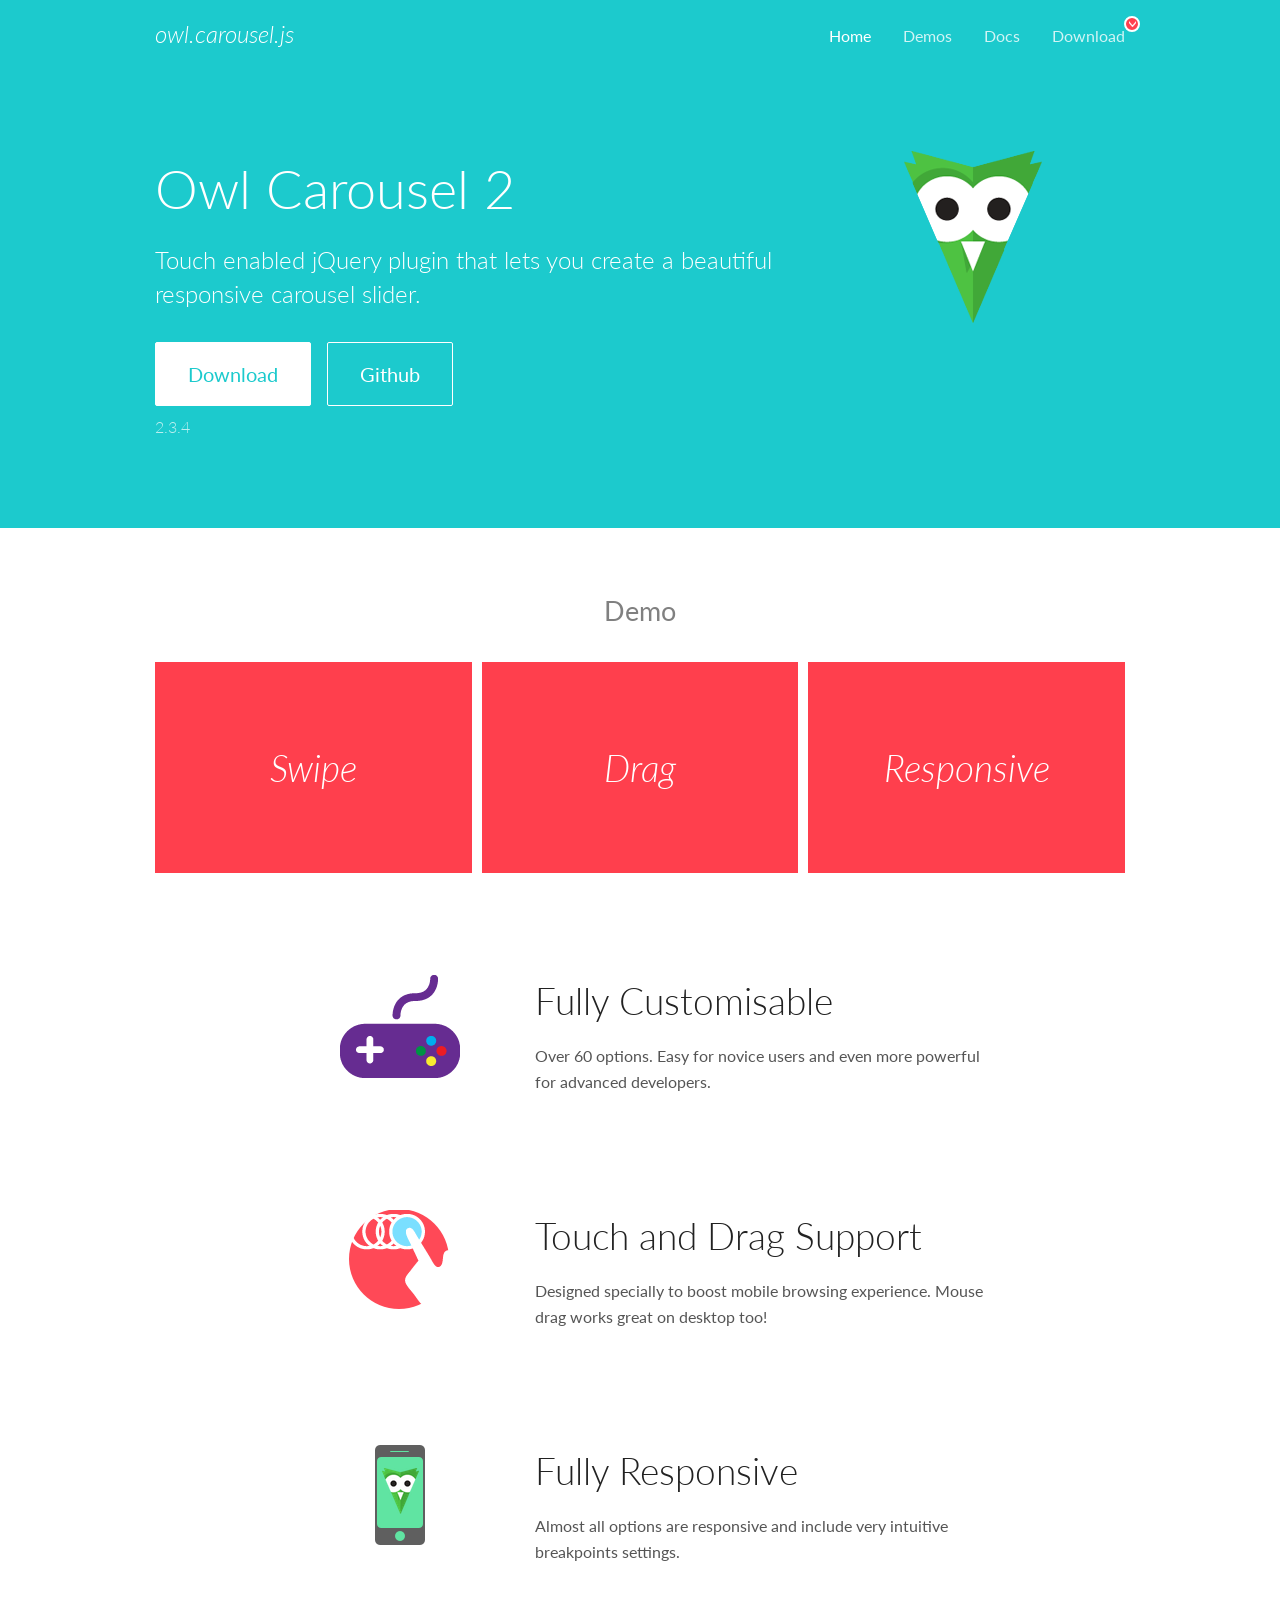
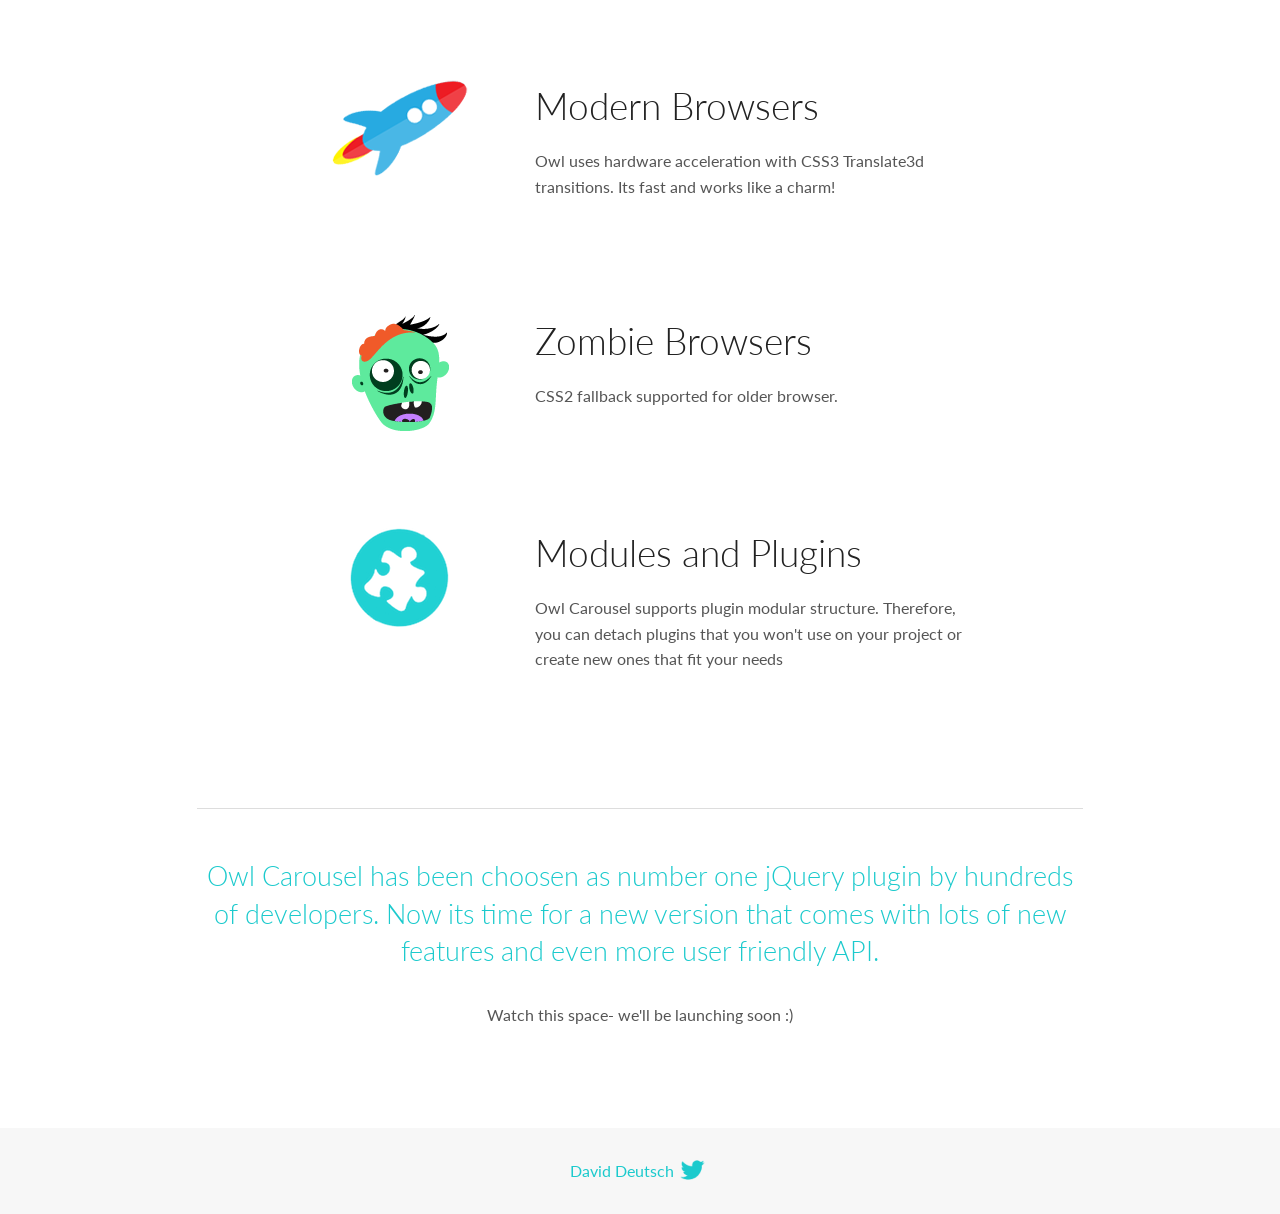
<file: OwlCarousel2-2.3.4/docs/index.html>
<!DOCTYPE html>
<html lang="en">
  <head>

    <!-- head -->
    <meta charset="utf-8">
    <meta name="msapplication-tap-highlight" content="no" />
    <meta name="viewport" content="width=device-width, initial-scale=1.0" />
    <meta name="description" content="Touch enabled jQuery plugin that lets you create beautiful responsive carousel slider.">
    <meta name="author" content="David Deutsch">
    <title>
      Home | Owl Carousel | 2.3.4
    </title>

    <!-- Stylesheets -->
    <link href='https://fonts.googleapis.com/css?family=Lato:300,400,700,400italic,300italic' rel='stylesheet' type='text/css'>
    <link rel="stylesheet" href="assets/css/docs.theme.min.css">

    <!-- Owl Stylesheets -->
    <link rel="stylesheet" href="assets/owlcarousel/assets/owl.carousel.min.css">
    <link rel="stylesheet" href="assets/owlcarousel/assets/owl.theme.default.min.css">

    <!-- HTML5 shim and Respond.js IE8 support of HTML5 elements and media queries -->

    <!--[if lt IE 9]>
      <script src="https://oss.maxcdn.com/libs/html5shiv/3.7.0/html5shiv.js"></script>
      <script src="https://oss.maxcdn.com/libs/respond.js/1.3.0/respond.min.js"></script>
    <![endif]-->

    <!-- Favicons -->
    <link rel="apple-touch-icon-precomposed" sizes="144x144" href="assets/ico/apple-touch-icon-144-precomposed.png">
    <link rel="shortcut icon" href="assets/ico/favicon.png">
    <link rel="shortcut icon" href="favicon.ico">

    <!-- Yeah i know js should not be in header. Its required for demos.-->

    <!-- javascript -->
    <script src="assets/vendors/jquery.min.js"></script>
    <script src="assets/owlcarousel/owl.carousel.js"></script>
  </head>
  <body>

    <!-- header -->
    <header class="header">
      <div class="row">
        <div class="large-12 columns">
          <div class="brand left">
            <h3>
              <a href="/OwlCarousel2/">owl.carousel.js</a> 
            </h3>
          </div>
          <a id="toggle-nav" class="right">
            <span></span> <span></span> <span></span> 
          </a> 
          <div class="nav-bar">
            <ul class="clearfix">
              <li class="active">
                <a href="/OwlCarousel2/index.html">Home</a> 
              </li>
              <li> <a href="/OwlCarousel2/demos/demos.html">Demos</a>  </li>
              <li> <a href="/OwlCarousel2/docs/started-welcome.html">Docs</a>  </li>
              <li>
                <a href="https://github.com/OwlCarousel2/OwlCarousel2/archive/2.3.4.zip">Download</a> 
                <span class="download"></span> 
              </li>
            </ul>
          </div>
        </div>
      </div>
    </header>

    <!-- home panel -->
    <section id="hero">
      <div class="row">
        <div class="large-8 medium-8 columns">
          <h1>Owl Carousel 2</h1>
          <h4>Touch enabled jQuery plugin that lets you create a beautiful responsive carousel slider.</h4>
          <a href="https://github.com/OwlCarousel2/OwlCarousel2/archive/2.3.4.zip" class="hero-button">Download</a> 
          <a href="https://github.com/OwlCarousel2/OwlCarousel2" class="hero-button outline">Github</a> 
          <p>2.3.4</p>
        </div>
        <div class="large-4 medium-4 columns">
          <img class="owl-logo" src="assets/img/owl-logo.png" alt="mr. Owl">
        </div>
      </div>
    </section>

    <!-- body -->
    <div class="home-demo">
      <div class="row">
        <div class="large-12 columns">
          <h3>Demo</h3>
          <div class="owl-carousel">
            <div class="item">
              <h2>Swipe</h2>
            </div>
            <div class="item">
              <h2>Drag</h2>
            </div>
            <div class="item">
              <h2>Responsive</h2>
            </div>
            <div class="item">
              <h2>CSS3</h2>
            </div>
            <div class="item">
              <h2>Fast</h2>
            </div>
            <div class="item">
              <h2>Easy</h2>
            </div>
            <div class="item">
              <h2>Free</h2>
            </div>
            <div class="item">
              <h2>Upgradable</h2>
            </div>
            <div class="item">
              <h2>Tons of options</h2>
            </div>
            <div class="item">
              <h2>Infinity</h2>
            </div>
            <div class="item">
              <h2>Auto Width</h2>
            </div>
          </div>
        </div>
      </div>
    </div>
    <script>
      var owl = $('.owl-carousel');
      owl.owlCarousel({
        margin: 10,
        loop: true,
        responsive: {
          0: {
            items: 1
          },
          600: {
            items: 2
          },
          1000: {
            items: 3
          }
        }
      })
    </script>

    <!-- features -->
    <div id="features">
      <div class="row">
        <div class="small-12 medium-9 small-centered columns">
          <section class="row feature">
            <div class="medium-4 small-12 columns">
              <img src="assets/img/feature-options.png" alt="">
            </div>
            <div class="medium-8 small-12 columns">
              <h2>Fully Customisable</h2>
              <p>Over 60 options. Easy for novice users and even more powerful for advanced developers.</p>
            </div>
          </section>
          <section class="row feature">
            <div class="medium-4 small-12 columns">
              <img src="assets/img/feature-drag.png" alt="">
            </div>
            <div class="medium-8 small-12 columns">
              <h2>Touch and Drag Support</h2>
              <p>Designed specially to boost mobile browsing experience. Mouse drag works great on desktop too!</p>
            </div>
          </section>
          <section class="row feature">
            <div class="medium-4 small-12 columns">
              <img src="assets/img/feature-responsive.png" alt="">
            </div>
            <div class="medium-8 small-12 columns">
              <h2>Fully Responsive</h2>
              <p>Almost all options are responsive and include very intuitive breakpoints settings.</p>
            </div>
          </section>
          <section class="row feature">
            <div class="medium-4 small-12 columns">
              <img src="assets/img/feature-modern.png" alt="">
            </div>
            <div class="medium-8 small-12 columns">
              <h2>Modern Browsers</h2>
              <p>Owl uses hardware acceleration with CSS3 Translate3d transitions. Its fast and works like a charm! </p>
            </div>
          </section>
          <section class="row feature">
            <div class="medium-4 small-12 columns">
              <img src="assets/img/feature-zombie.png" alt="">
            </div>
            <div class="medium-8 small-12 columns">
              <h2>Zombie Browsers</h2>
              <p>CSS2 fallback supported for older browser.</p>
            </div>
          </section>
          <section class="row feature">
            <div class="medium-4 small-12 columns">
              <img src="assets/img/feature-module.png" alt="">
            </div>
            <div class="medium-8 small-12 columns">
              <h2>Modules and Plugins</h2>
              <p>Owl Carousel supports plugin modular structure. Therefore, you can detach plugins that you won&#x27;t use on your project or create new ones that fit your needs</p>
            </div>
          </section>
        </div>
      </div>
    </div>

    <!-- footer -->
    <section id="teaser-text">
      <div class="row">
        <div class="small-12 medium-11 small-centered columns">
          <hr>
          <h3 id="owl-carousel-has-been-choosen-as-number-one-jquery-plugin-by-hundreds-of-developers-now-its-time-for-a-new-version-that-comes-with-lots-of-new-features-and-even-more-user-friendly-api-">Owl Carousel has been choosen as number one jQuery plugin by hundreds of developers. Now its time for a new version that comes with lots of new features and even more user friendly API.</h3>
          <p>Watch this space- we&#39;ll be launching soon :)</p>
        </div>
      </div>
    </section>

    <!-- footer -->
    <footer class="footer">
      <div class="row">
        <div class="large-12 columns">
          <h5>
            <a href="/OwlCarousel2/docs/support-contact.html">David Deutsch</a> 
            <a id="custom-tweet-button" href="https://twitter.com/share?url=https://github.com/OwlCarousel2/OwlCarousel2&text=Owl Carousel - This is so awesome! " target="_blank"></a> 
          </h5>
        </div>
      </div>
    </footer>

    <!-- vendors -->
    <script src="assets/vendors/highlight.js"></script>
    <script src="assets/js/app.js"></script>
  </body>
</html>
</file>
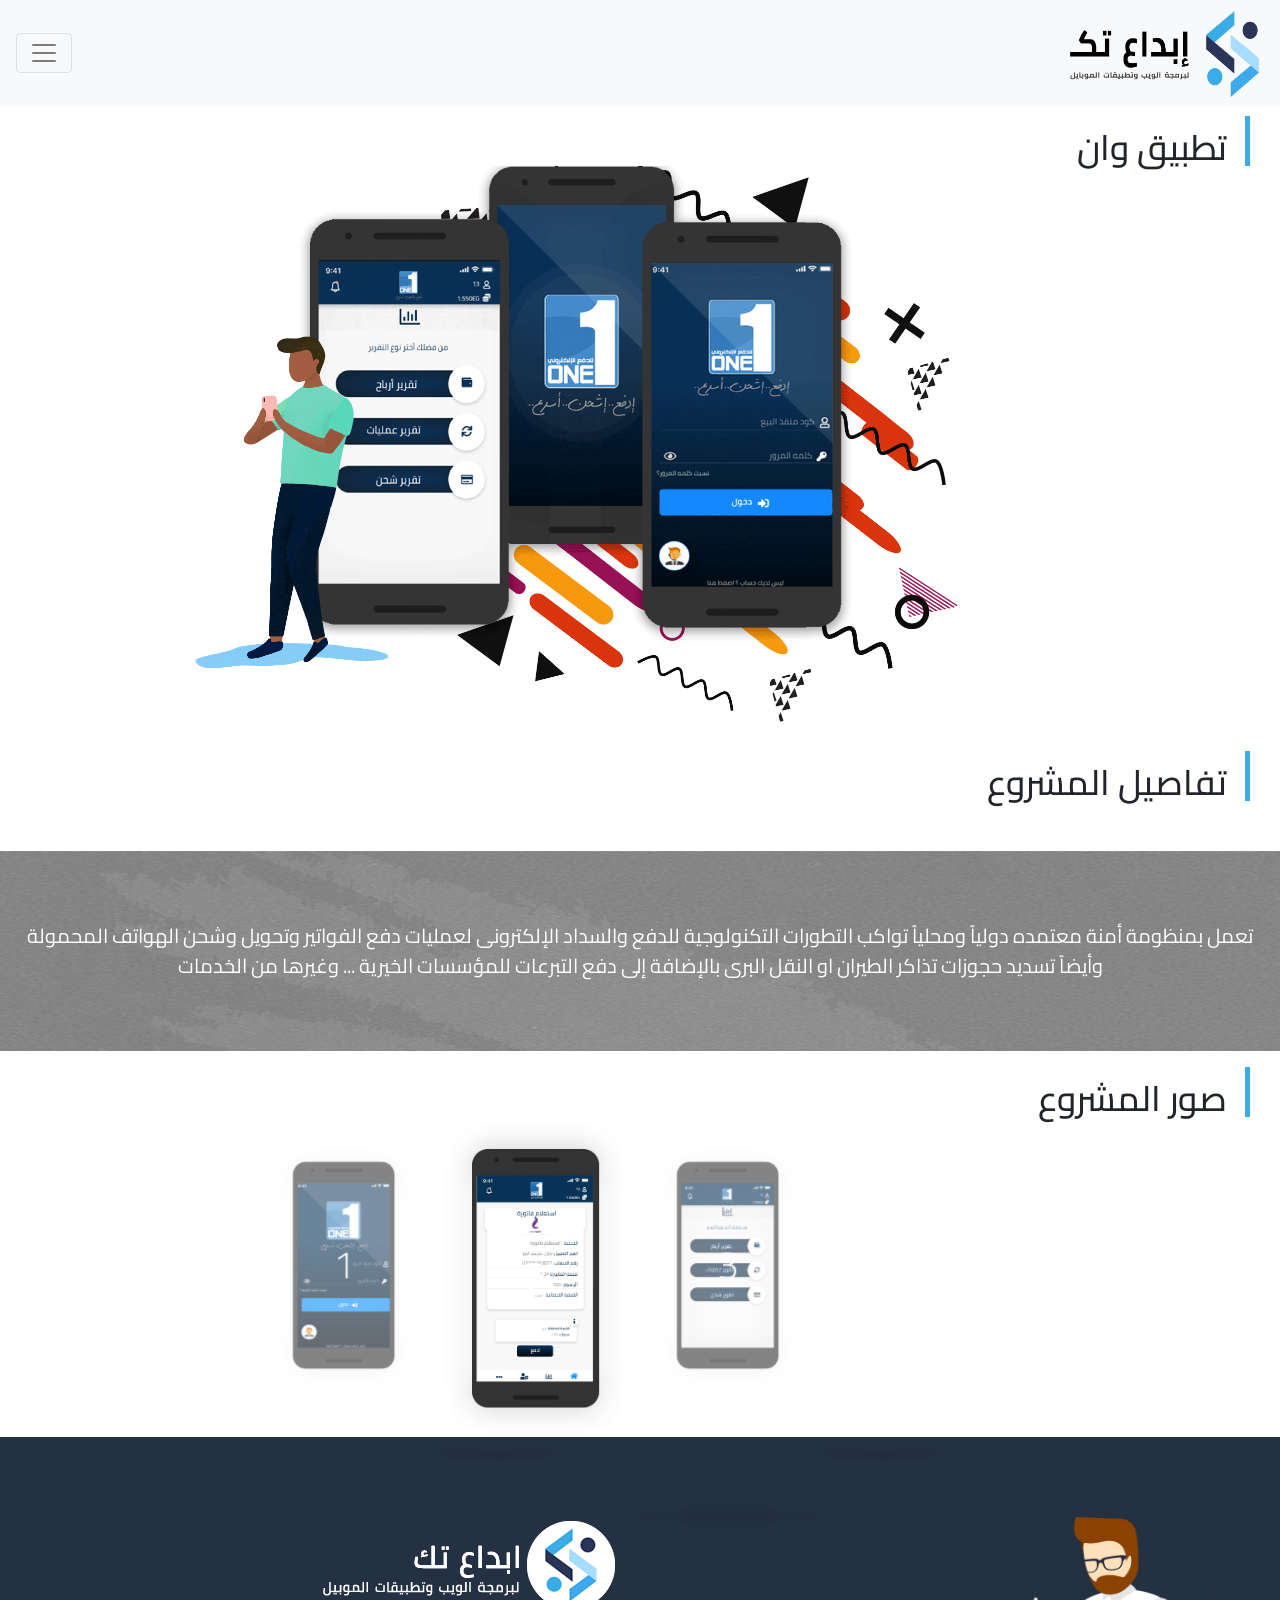
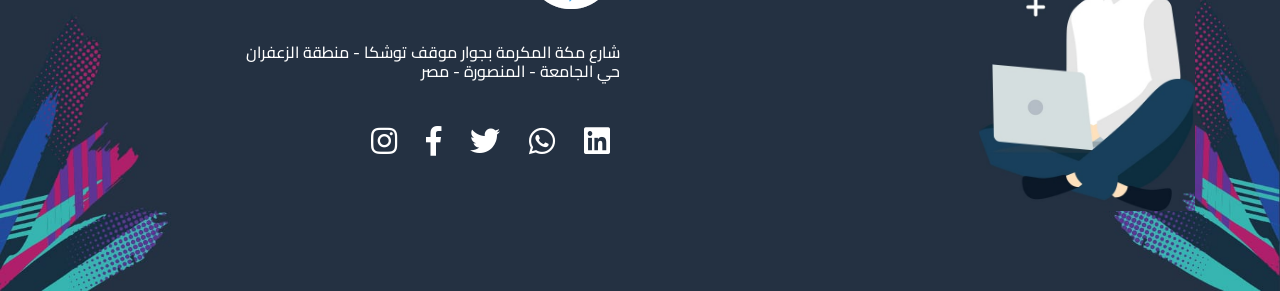
<file: aplicationone.html>
<html>
    
    <head>
        
        <link rel="stylesheet" href="css/bootstrap.min.css"/>
        <link rel="stylesheet" href="css/fontawesome-all.min.css"/>
        <link rel="stylesheet" href="css/animate.css"/>
        <link rel="stylesheet" href="https://fonts.googleapis.com/css?family=Cairo" >
        <link rel="stylesheet" href="css/owl.carousel.min.css"/>
        <link rel="stylesheet" href="css/owl.theme.default.min.css"/>
        <link rel="stylesheet" href="css/slick.css"/>
        <link rel="stylesheet" href="css/slick-theme.css"/>
        <link rel="stylesheet" href="css/index_style.css"/>
    
    
    </head>
    
    
    <body>
        
        <!-- Start navbar -->
        
         <nav class="navbar bg-light navbar-light ">
                        <button class="navbar-toggler icon-color collapsed" type="button" data-toggle="collapse" data-target="#navbarsExample01" aria-controls="navbarsExample01" aria-expanded="false" aria-label="Toggle navigation">
                            <span class="navbar-toggler-icon"></span>
                        </button>
                        <img class="logo" src="imgs/logo2.png">
                        <div class="navbar-collapse collapse" id="navbarsExample01" style="">
                            <ul class="navbar-nav mr-auto">
                                <li class="nav-item active">
                                    <a class="nav-link hvr-rotate " href="index.html">الرئيسية <span class="sr-only">(current)</span></a>
                                </li>
                                <li class="nav-item">
                                    <a class="nav-link hvr-rotate" href="Our-Services.html">خدماتنا</a>
                                </li>
                                <li class="nav-item">
                                    <a class="nav-link hvr-rotate " href="our-work.html">أعمالنا</a>
                                </li>
                                <li class="nav-item ">
                                    <a class="nav-link hvr-rotate " href="articles.html">المقالات</a>
                                </li>
                            </ul>
                        </div>
                    </nav>       
       <!-- End navbar -->
        
            <div class="vertical-line">
                <h5 class="article-head" style="font-size: 35px;">تطبيق وان</h5>
            </div>
        
        <!-- Start section appone -->
        <section class="appone">
            <div class="container">
                <div class="row">
                    <div class="col-md-12">
                          <img src="imgs/project-preview-header.png" class="project-img wow rollIn data-wow-duration="2s" data-wow-delay=".5s"">
                    </div>
                
                </div>
            </div>
        </section>
        
        <!-- End section appone -->
        
        
        <div class="vertical-line">
                <h5 class="article-head" style="font-size: 35px;">تفاصيل المشروع</h5>
        </div>
        
        <section class="datalis-project">
            <p class="datalis">تعمل بمنظومة أمنة معتمده دولياً ومحلياً تواكب التطورات التكنولوجية للدفع والسداد الإلكترونى لعمليات دفع الفواتير وتحويل وشحن الهواتف المحمولة وأيضاً تسديد حجوزات تذاكر الطيران او النقل البرى بالإضافة إلى دفع التبرعات للمؤسسات الخيرية ... وغيرها من الخدمات  </p>
        
        
        </section>
        
        <div class="vertical-line">
                <h5 class="article-head" style="font-size: 35px;">صور المشروع</h5>
        </div>
        
        
        <section class="pic-project">
            <div class="container">
                <div class="card-carousel">
            
                 <div class="my-card"><img src="imgs/slider-three.png"></div>
                
                  <div class="my-card"><img src="imgs/Slider-four.png"></div>
                
                  <div class="my-card"><img src="imgs/Slider-two.png"></div>
        
                  <div class="my-card"><img src="imgs/slide-one.png"></div>
                </div>
            </div>

        
        
        </section>
        
        <!-- Start footer -->
         <footer id="footer">
            <div class="container">
                <div class="row">
                    <div class="col-md-6 col-xs-12">
                        <div class="control">
                            <div class="responsive-behavior">
                            <img src="imgs/footer-logo3.png" class="footer-logo display">
                            </div>
                        
                        
                            <div class="text">
                        <h6 class="place">شارع مكة المكرمة بجوار موقف توشكا - منطقة الزعفران  <br> حي الجامعة - المنصورة - 
                        مصر</h6>
                            </div>
                        
                        
                            <div class="social">
                            
                            <i class="fab fa-instagram"></i>
                            <i class="fab fa-facebook-f facebook"></i>
                            <i class="fab fa-twitter twitter"></i>
                            <i class="fab fa-whatsapp whats"></i>
                            <i class="fab fa-linkedin twitter"></i>
                            
                        
                        
                            </div>
                        </div>        
                    </div>
                    
                    
                    <div class="col-md-6 col-xs-12">
                        <div class="photo">
                        <img src="imgs/footer-vec.jpg" class="wow bounceInDown" id="footer-photo">
                        </div>
                    
                    
                    </div>
                
                
                
                </div>
            </div>
        </footer>
        
        <!-- End footer -->
        
        
            
        
        
        <script src="js/jquery-3.3.1.min.js"></script>
        <script src="js/popper.min.js"></script>
        <script src="js/bootstrap.min.js"></script>
        <script src="js/wow.min.js"></script>
        <script>new WOW().init();</script>
        <script src="js/owl.carousel.min.js"></script>
        <script src="js/slick.min.js"></script>
        <script src="js/min.js"></script>
    </body>

</html>
</file>
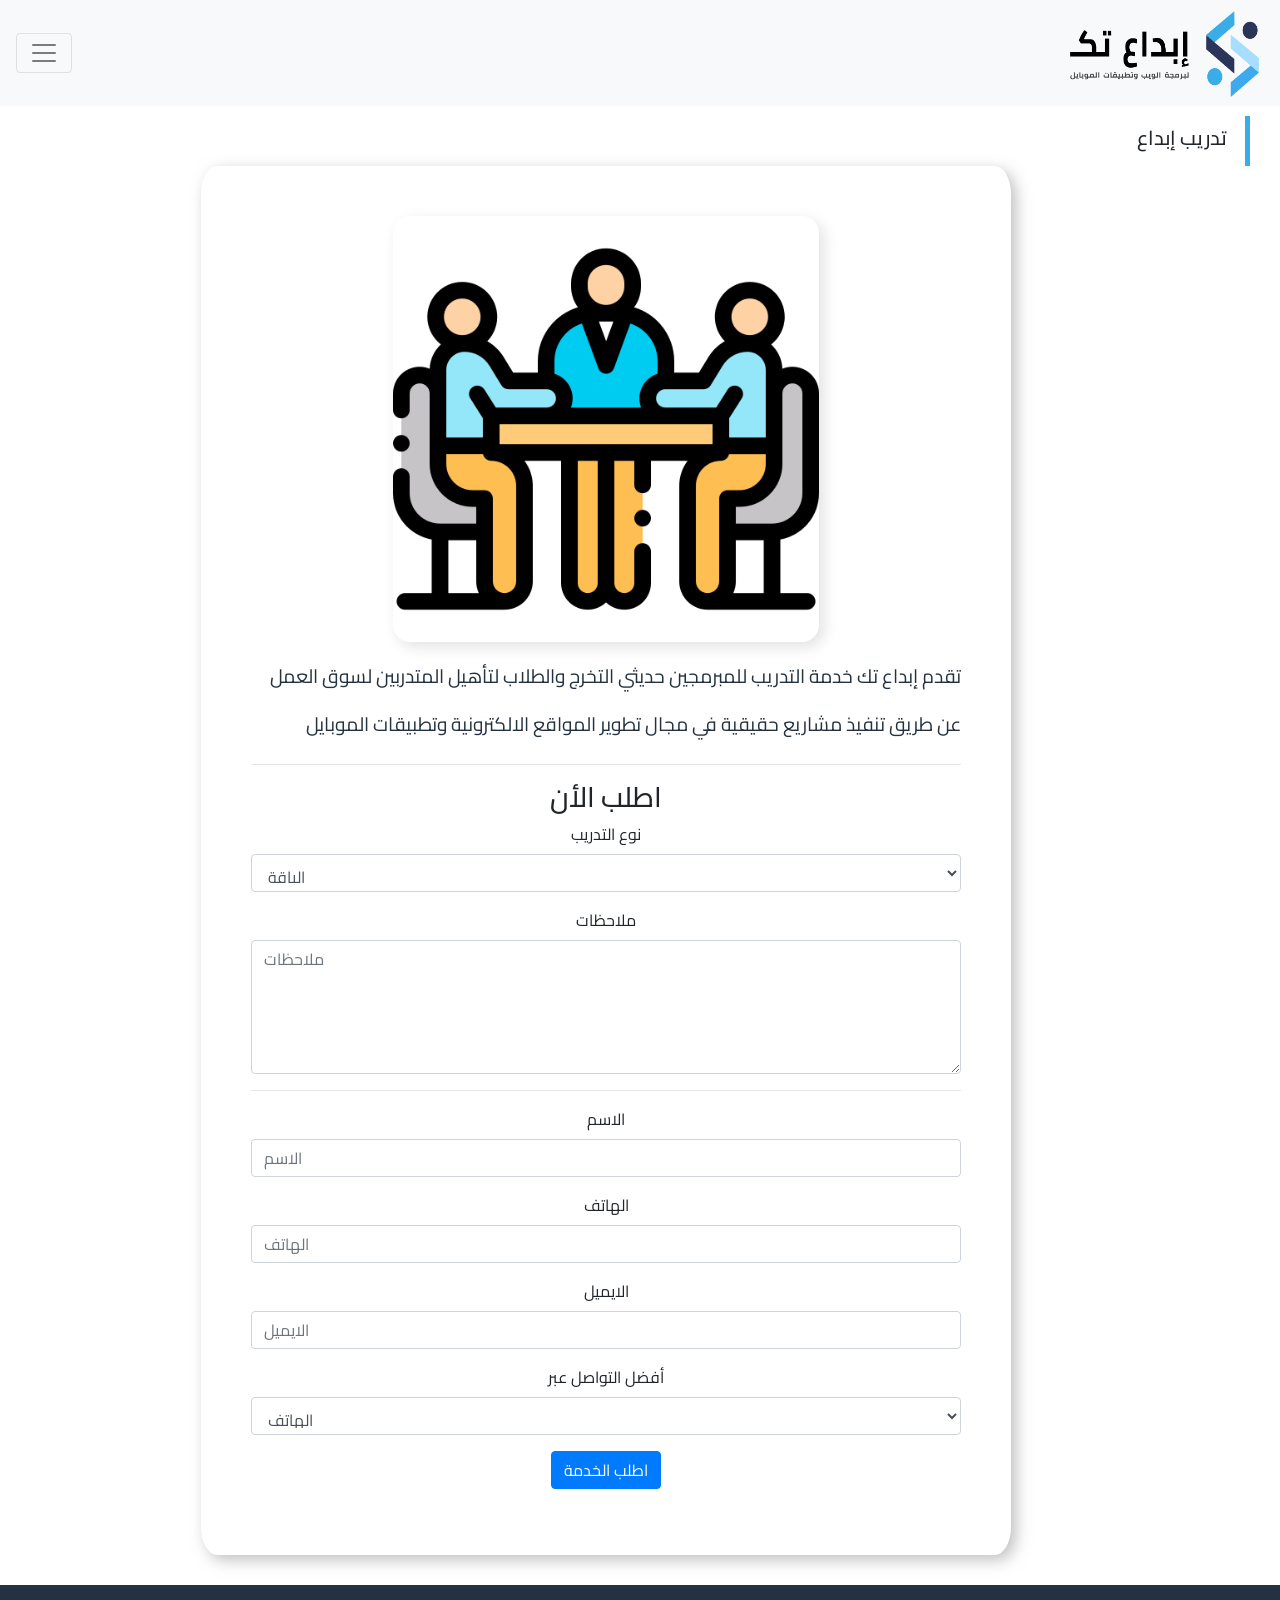
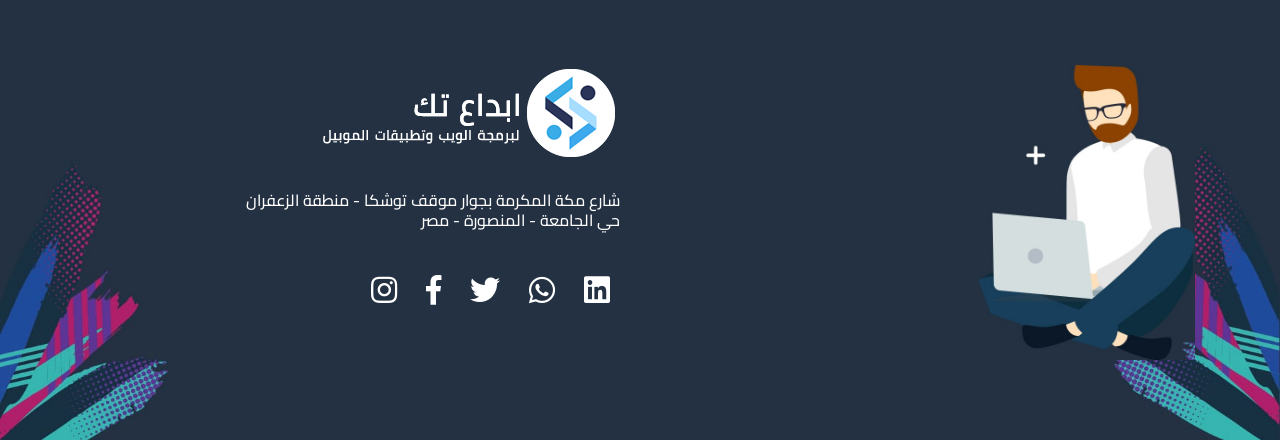
<file: Our-Services.html>
<html>
    
    <head>
        
        <link rel="stylesheet" href="css/bootstrap.min.css"/>
        <link rel="stylesheet" href="css/fontawesome-all.min.css"/>
        <link rel="stylesheet" href="css/animate.css"/>
        <link href="https://fonts.googleapis.com/css?family=Cairo" rel="stylesheet">
        <link rel="stylesheet" href="css/index_style.css"/>
    
    
    
    
    </head>

    <body>
        
        <!-- Start navbar -->
        
         <nav class="navbar bg-light navbar-light ">
                        <button class="navbar-toggler icon-color collapsed" type="button" data-toggle="collapse" data-target="#navbarsExample01" aria-controls="navbarsExample01" aria-expanded="false" aria-label="Toggle navigation">
                            <span class="navbar-toggler-icon"></span>
                        </button>
                        <img class="logo" src="imgs/logo2.png">
                        <div class="navbar-collapse collapse" id="navbarsExample01" style="">
                            <ul class="navbar-nav mr-auto">
                                <li class="nav-item active">
                                    <a class="nav-link hvr-rotate " href="index.html">الرئيسية <span class="sr-only">(current)</span></a>
                                </li>
                                <li class="nav-item">
                                    <a class="nav-link hvr-rotate" href="Our-Services.html">خدماتنا</a>
                                </li>
                                <li class="nav-item">
                                    <a class="nav-link hvr-rotate " href="our-work.html">أعمالنا</a>
                                </li>
                                <li class="nav-item ">
                                    <a class="nav-link hvr-rotate " href="articles.html">المقالات</a>
                                </li>
                            </ul>
                        </div>
                    </nav>       
       <!-- End navbar -->
        
        <!-- Start artical-content -->
        <section class="artical-content">
            <div class="vertical-line">
                <h5 class="article-head">تدريب إبداع</h5>
            </div>
            
            <div class="container">
                <div class="row">
                    <div class="col-md-12 wow slideInUp">
                        <div class="artical-div">
                            <img src="imgs/training.png" class="article-img"/>
                            <p>تقدم إبداع تك خدمة التدريب للمبرمجين حديثي التخرج والطلاب لتأهيل المتدربين لسوق العمل عن طريق تنفيذ مشاريع حقيقية في مجال تطوير المواقع الالكترونية وتطبيقات الموبايل</p>
                            
                            <hr>
                            
                            <h3>اطلب الأن</h3>
                            
                            
            <form method="POST" action="https://ipda3.com/service/order" accept-charset="UTF-8"><input name="_token" type="hidden" value="CQ9nyYsl5zyqdVlGNcXiLM3Y0xBdToePNB8WifFt">
                    <!-- display errors of validation -->
                                        
                                            <div class="form-group">
                            <label for="plan">نوع التدريب</label>
                            <select class="form-control" name="plan"><option selected="selected" value="">الباقة</option><option value="تدريب الويب - فرونت اند">تدريب الويب - فرونت اند</option><option value="تدريب الويب - باك اند">تدريب الويب - باك اند</option><option value="تدريب الأندرويد">تدريب الأندرويد</option></select>
                        </div>
                                                                                <div class="form-group">
                        <label for="requirements">ملاحظات</label>
                        <textarea class="form-control" placeholder="ملاحظات" rows="5" name="notes" cols="50"></textarea>
                    </div>
                                                                <hr>
                        <div class="form-group">
                            <label for="name">الاسم</label>
                            <input class="form-control" placeholder="الاسم" name="name" type="text">
                        </div>
                        <div class="form-group">
                            <label for="phone">الهاتف</label>
                            <input class="form-control" placeholder="الهاتف" name="phone" type="text">
                        </div>
                        <div class="form-group">
                            <label for="email">الايميل</label>
                            <input class="form-control" placeholder="الايميل" name="email" type="text">
                        </div>
                        <div class="form-group">
                            <label for="contact_via">أفضل التواصل عبر</label>
                            <select class="form-control" name="contact_via"><option value="الهاتف">الهاتف</option><option value="الإيميل">الإيميل</option></select>
                        </div>
                                                            <div class="form-group">
                        <div class="text-center">
                            <button class="btn btn-primary" type="submit">اطلب الخدمة</button>
                        </div>
                    </div>
                                        <input type="hidden" name="service_id" value="8">
                    </form>                
                            
                            
                            
                            
                        </div>
                    
                    
                    </div>
                
                
                
                </div>
            
            
            </div>
        
        
        
        </section>
        
        <!-- End artical-content -->
        
        
        
        
        
       <!-- Start footer -->
        
        <footer id="footer">
            <div class="container">
                <div class="row">
                    <div class="col-md-6 col-xs-12">
                        <div class="control">
                            <div class="responsive-behavior">
                            <img src="imgs/footer-logo3.png" class="footer-logo display">
                            </div>
                        
                        
                            <div class="text">
                        <h6 class="place">شارع مكة المكرمة بجوار موقف توشكا - منطقة الزعفران  <br> حي الجامعة - المنصورة - 
                        مصر</h6>
                            </div>
                        
                        
                            <div class="social">
                            
                            <i class="fab fa-instagram"></i>
                            <i class="fab fa-facebook-f facebook"></i>
                            <i class="fab fa-twitter twitter"></i>
                            <i class="fab fa-whatsapp whats"></i>
                            <i class="fab fa-linkedin twitter"></i>
                            
                        
                        
                            </div>
                        </div>        
                    </div>
                    
                    
                    <div class="col-md-6 col-xs-12">
                        <div class="photo">
                        <img src="imgs/footer-vec.jpg" class="wow bounceInDown" id="footer-photo">
                        </div>
                    
                    
                    </div>
                
                
                
                </div>
            </div>
        </footer>
        
        <!-- End footer -->
        
    
    
        
        <script src="js/jquery-3.3.1.min.js"></script>
        <script src="js/popper.min.js"></script>
        <script src="js/bootstrap.min.js"></script>
        <script src="js/wow.min.js"></script>
        <script>new WOW().init();</script>
        <script src="js/min.js"></script>
    </body>



</html>
</file>
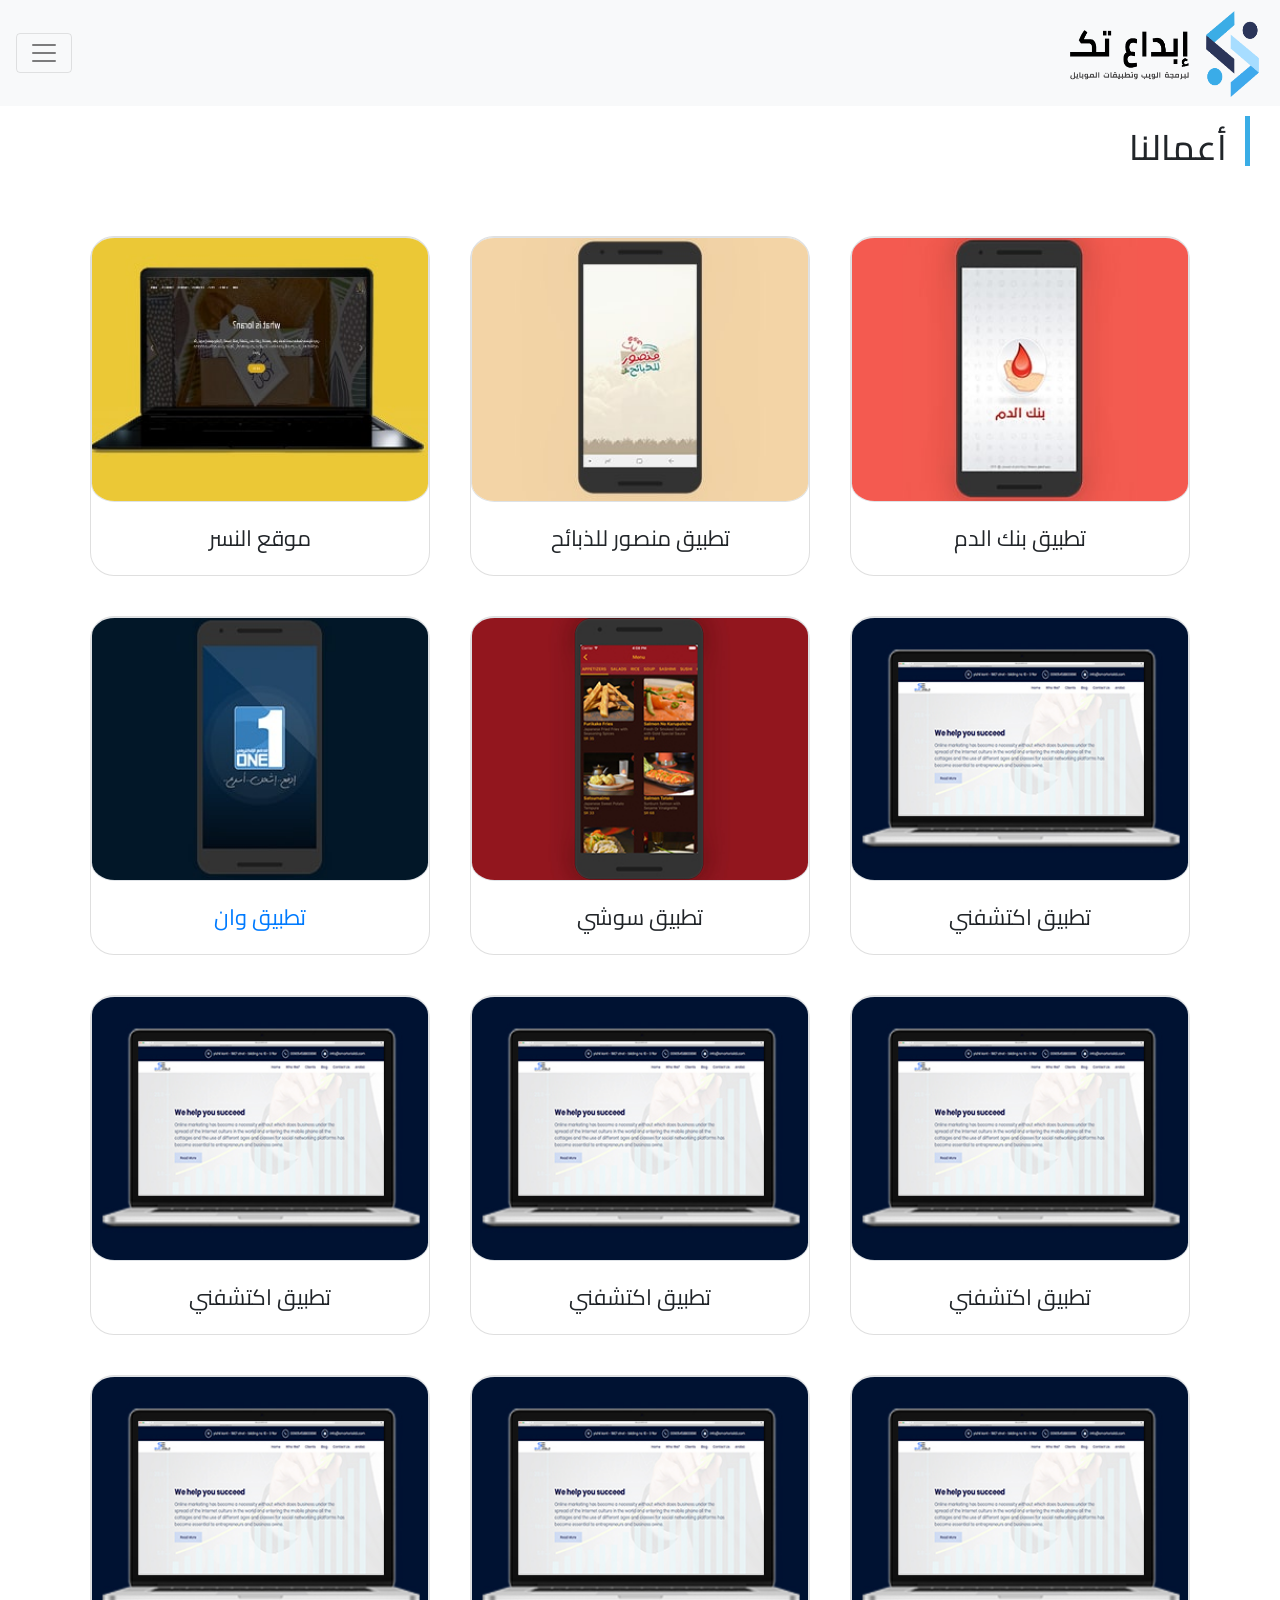
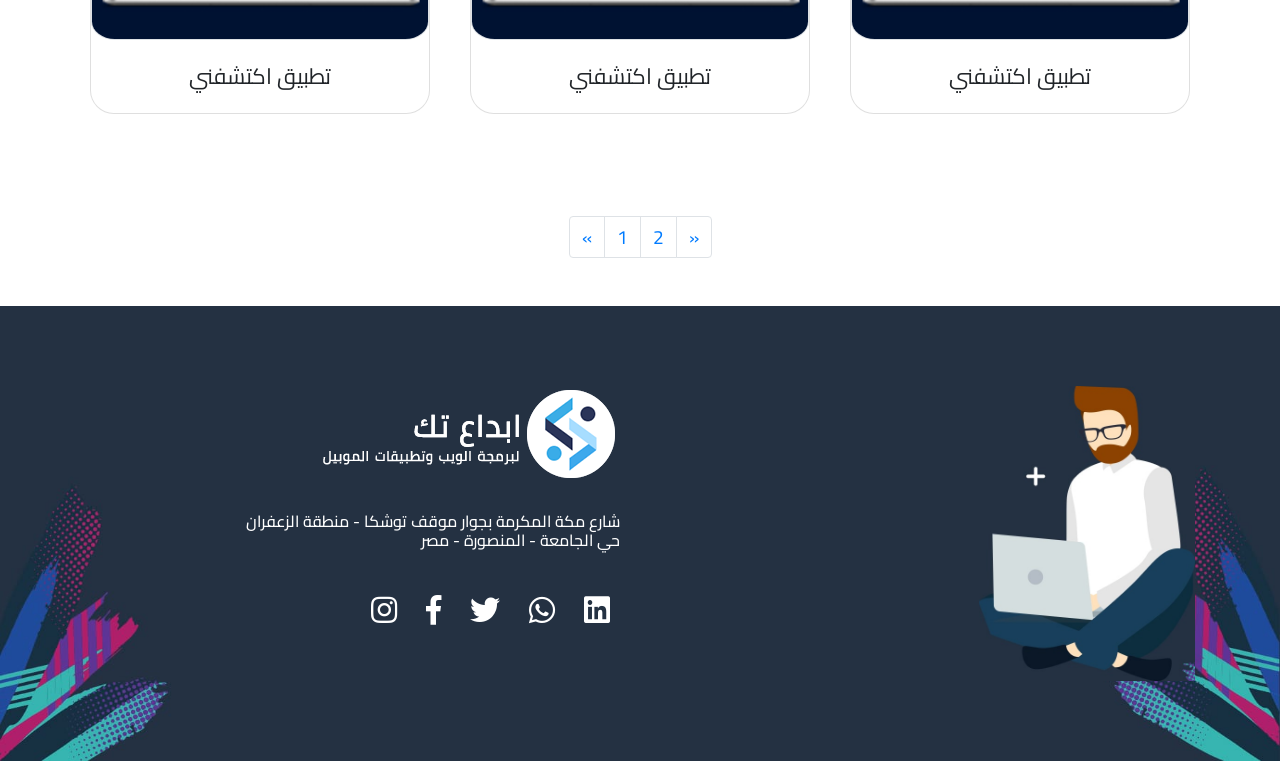
<file: projects.html>
<html>
    
    <head>
        
        <link rel="stylesheet" href="css/bootstrap.min.css"/>
        <link rel="stylesheet" href="css/fontawesome-all.min.css"/>
        <link rel="stylesheet" href="css/animate.css"/>
        <link href="https://fonts.googleapis.com/css?family=Cairo" rel="stylesheet">
        <link rel="stylesheet" href="css/index_style.css"/>
    
    
    
    </head>
    
    
    
    <body>
        
         <!-- Start navbar -->
            <nav class="navbar bg-light navbar-light ">
                <button class="navbar-toggler icon-color collapsed" type="button" data-toggle="collapse" data-target="#navbarsExample01" aria-controls="navbarsExample01" aria-expanded="false" aria-label="Toggle navigation">
                    <span class="navbar-toggler-icon"></span>
                </button>
                <img class="logo" src="imgs/logo2.png">
                <div class="navbar-collapse collapse" id="navbarsExample01" style="">
                    <ul class="navbar-nav mr-auto">
                        <li class="nav-item active">
                            <a class="nav-link hvr-rotate " href="index.html">الرئيسية <span class="sr-only">(current)</span></a>
                        </li>
                        <li class="nav-item">
                            <a class="nav-link hvr-rotate" href="Our-Services.html">خدماتنا</a>
                        </li>
                        <li class="nav-item">
                            <a class="nav-link hvr-rotate " href="our-work.html">أعمالنا</a>
                        </li>
                        <li class="nav-item ">
                            <a class="nav-link hvr-rotate " href="articles.html">المقالات</a>
                        </li>
                    </ul>
                </div>
            </nav>       
       
        
        <!-- End navbar -->
        
        
            <div class="vertical-line">
                <h5 class="article-head" style="font-size: 35px;">أعمالنا</h5>
            </div>
        
    
        
        
        
        <!-- Start our-work -->
        <section class="our-work" style="background-color: #fff">
            <div class="container wow bounceInLeft">
                <div class="row">
                    <div class="col-md-4 col-sm-12">
                        <div class="card card-shadow">
                            
                            <img class="card-img-top img-thumbnail" src="imgs/elnesr-mockup.jpg"/>
                            
                            <div class="card-body">
                                <p class="card-text"> موقع النسر</p>
                            
                            </div>
                        
                        </div>
                    </div>  
                    
                    
                    
                    <div class="col-md-4 col-sm-12">
                        <div class="card card-shadow">
                            
                            <img class="card-img-top img-thumbnail" src="imgs/mansor.jpg"/>
                            
                            <div class="card-body">
                                <p class="card-text">تطبيق منصور للذبائح</p>
                            
                            </div>
                        
                        </div>
                    </div>                      
                    
                    
                    <div class="col-md-4 col-sm-12">
                        <div class="card card-shadow">
                            
                            <img class="card-img-top img-thumbnail" src="imgs/blood-bank.jpg"/>
                            
                            <div class="card-body">
                                <p class="card-text">تطبيق بنك الدم</p>
                            
                            </div>
                        
                        </div>
                    </div>                      
                     
                    
                    <div class="col-md-4 col-sm-12">
                        
                        <a href="aplicationone.html">
                        <div class="card card-shadow">
                            
                            <img class="card-img-top img-thumbnail" src="imgs/one-preview.jpg"/>
                            
                            <div class="card-body">
                                <p class="card-text">تطبيق وان</p>
                            
                            </div>
                        
                        </div>
                        </a>    
                    </div>                      
                                
                    
                    <div class="col-md-4 col-sm-12">
                        <div class="card card-shadow">
                            
                            <img class="card-img-top img-thumbnail" src="imgs/sushi.jpg"/>
                            
                            <div class="card-body">
                                <p class="card-text">تطبيق سوشي</p>
                            
                            </div>
                        
                        </div>
                    </div>    
                    
                    
                    <div class="col-md-4 col-sm-12">
                        <div class="card card-shadow">
                            
                            <img class="card-img-top img-thumbnail" src="imgs/smart.jpg"/>
                            
                            <div class="card-body">
                                <p class="card-text">تطبيق اكتشفني</p>
                            
                            </div>
                        
                        </div>
                    </div>       
                    
                    
                    
                        <div class="col-md-4 col-sm-12">
                        <div class="card card-shadow">
                            
                            <img class="card-img-top img-thumbnail" src="imgs/smart.jpg"/>
                            
                            <div class="card-body">
                                <p class="card-text">تطبيق اكتشفني</p>
                            
                            </div>
                        
                        </div>
                    </div>
                    
                    
                    
                    
                        <div class="col-md-4 col-sm-12">
                        <div class="card card-shadow">
                            
                            <img class="card-img-top img-thumbnail" src="imgs/smart.jpg"/>
                            
                            <div class="card-body">
                                <p class="card-text">تطبيق اكتشفني</p>
                            
                            </div>
                        
                        </div>
                    </div>
                    
                    
                    
                    
                        <div class="col-md-4 col-sm-12">
                        <div class="card card-shadow">
                            
                            <img class="card-img-top img-thumbnail" src="imgs/smart.jpg"/>
                            
                            <div class="card-body">
                                <p class="card-text">تطبيق اكتشفني</p>
                            
                            </div>
                        
                        </div>
                    </div>
                    
                    
                    
                    
                    
                        <div class="col-md-4 col-sm-12">
                        <div class="card card-shadow">
                            
                            <img class="card-img-top img-thumbnail" src="imgs/smart.jpg"/>
                            
                            <div class="card-body">
                                <p class="card-text">تطبيق اكتشفني</p>
                            
                            </div>
                        
                        </div>
                    </div>
                    
                    
                    
                    
                    
                    <div class="col-md-4 col-sm-12">
                        <div class="card card-shadow">
                            
                            <img class="card-img-top img-thumbnail" src="imgs/smart.jpg"/>
                            
                            <div class="card-body">
                                <p class="card-text">تطبيق اكتشفني</p>
                            
                            </div>
                        
                        </div>
                    </div>
                    
                    
                    
                    
                        <div class="col-md-4 col-sm-12">
                        <div class="card card-shadow">
                            
                            <img class="card-img-top img-thumbnail" src="imgs/smart.jpg"/>
                            
                            <div class="card-body">
                                <p class="card-text">تطبيق اكتشفني</p>
                            
                            </div>
                        
                        </div>
                    </div>
                    
                    
                    
                </div>
                
                

                
                
            </div>
            
            
                                <div class="clearfix"></div>

               
        </section>
        
        
        
                
        <ul class="pagination">
            <li class="page-item">
                <a class="page-link" href="#" aria-label="Previous">
                            <span aria-hidden="true">&laquo;</span>
                </a>
            </li>
            <li class="page-item"><a class="page-link" href="#">1</a></li>
            <li class="page-item"><a class="page-link" href="#">2</a></li>
                        
            <li class="page-item">
                <a class="page-link" href="#" aria-label="Next">
                    <span aria-hidden="true">&raquo;</span>
                </a>
            </li>
        </ul>
                                
         
        
        
        
        
        
        
        
        
        
        
         <!-- Start footer -->
        
        <footer id="footer">
            <div class="container">
                <div class="row">
                    <div class="col-md-6 col-xs-12">
                        <div class="control">
                            <div class="responsive-behavior">
                            <img src="imgs/footer-logo3.png" class="footer-logo display">
                            </div>
                        
                        
                            <div class="text">
                        <h6 class="place">شارع مكة المكرمة بجوار موقف توشكا - منطقة الزعفران  <br> حي الجامعة - المنصورة - 
                        مصر</h6>
                            </div>
                        
                        
                            <div class="social">
                            
                            <i class="fab fa-instagram"></i>
                            <i class="fab fa-facebook-f facebook"></i>
                            <i class="fab fa-twitter twitter"></i>
                            <i class="fab fa-whatsapp whats"></i>
                            <i class="fab fa-linkedin twitter"></i>
                            
                        
                        
                            </div>
                        </div>        
                    </div>
                    
                    
                    <div class="col-md-6 col-xs-12">
                        <div class="photo">
                        <img src="imgs/footer-vec.jpg" class="wow bounceInDown" id="footer-photo">
                        </div>
                    
                    
                    </div>
                
                
                
                </div>
            </div>
        </footer>
        
        <!-- End footer -->
    
    
    
        <script src="js/jquery-3.3.1.min.js"></script>
        <script src="js/popper.min.js"></script>
        <script src="js/bootstrap.min.js"></script>
        <script src="js/wow.min.js"></script>
        <script>new WOW().init();</script>
        <script src="js/min.js"></script>
        
    </body>



</html>
</file>
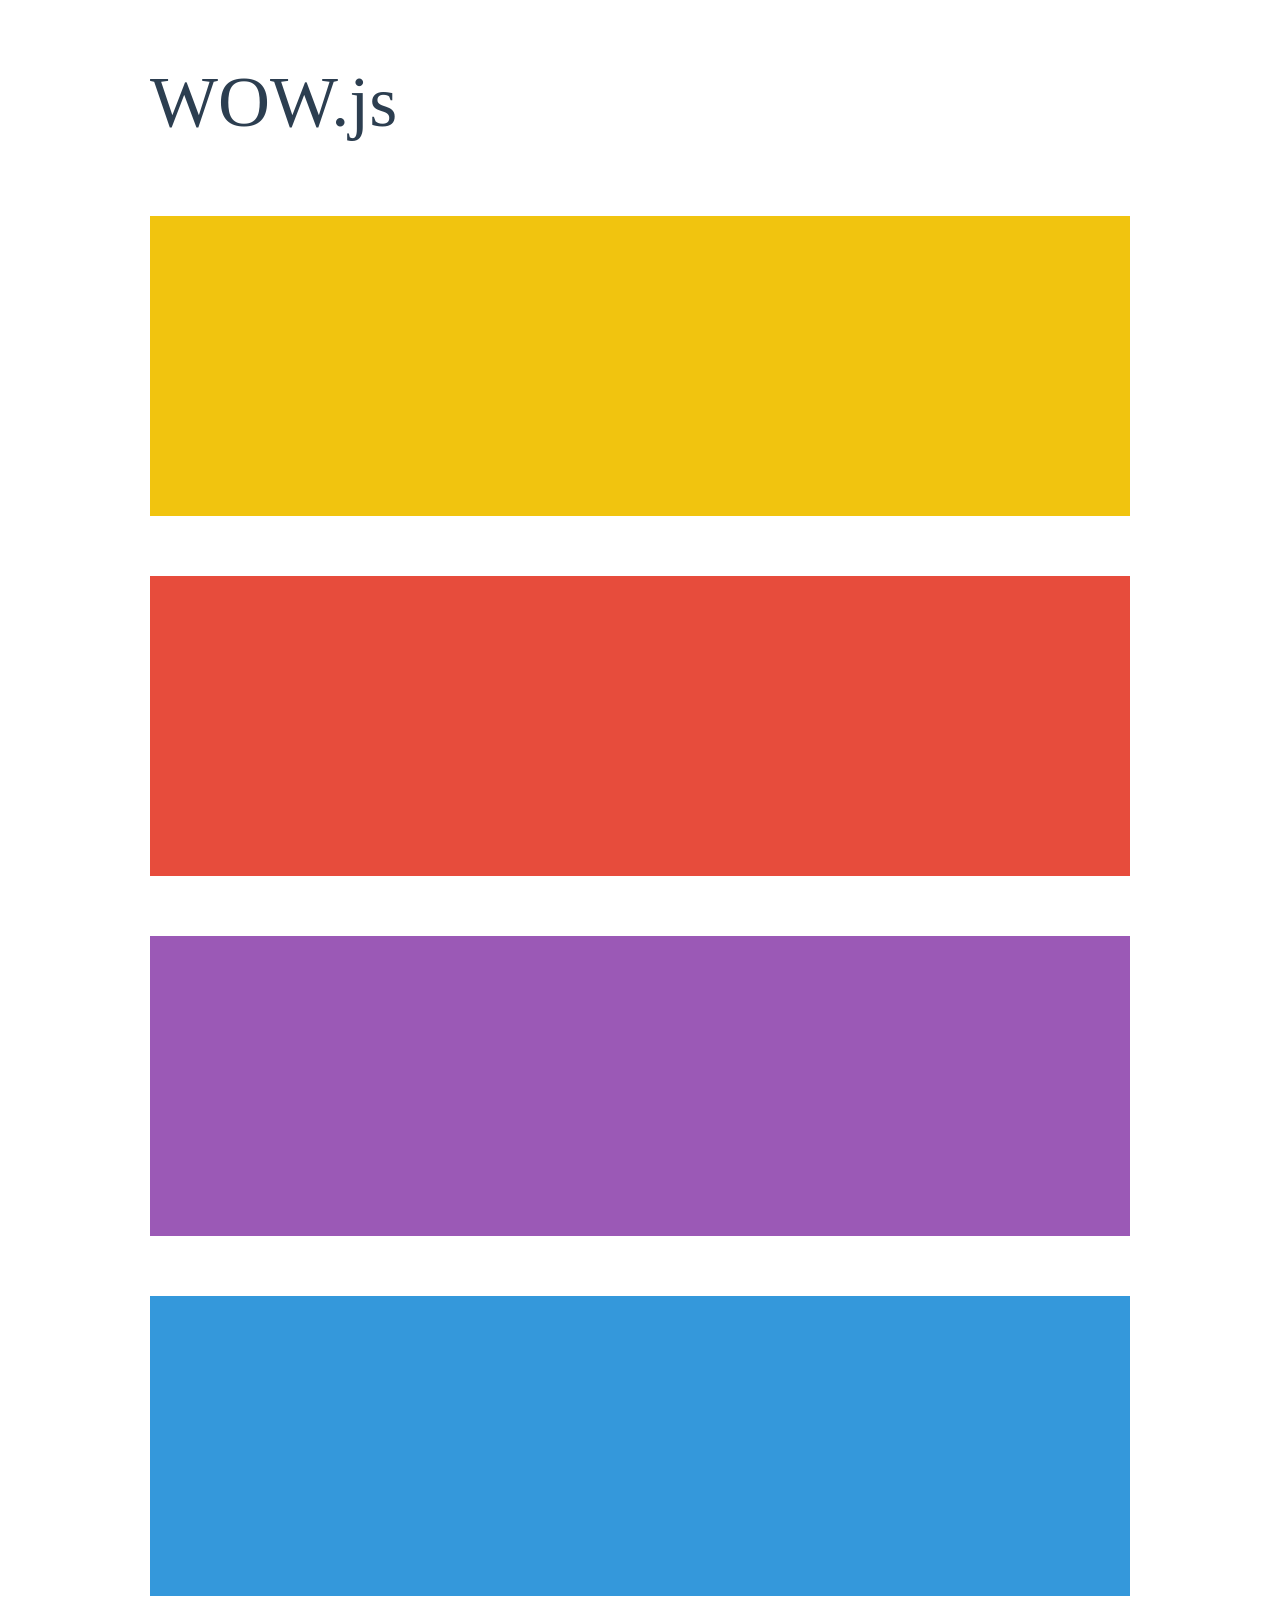
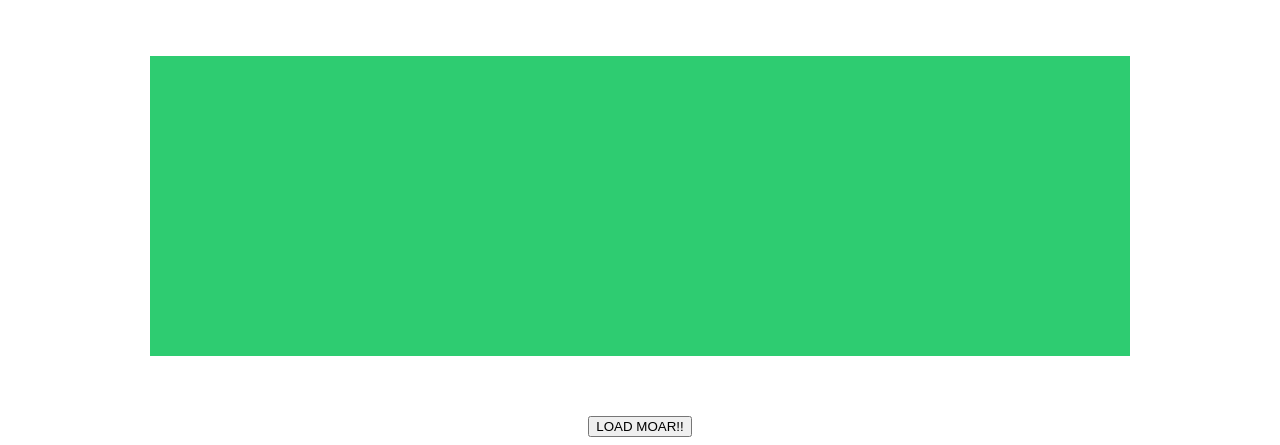
<file: WOW-master/demo.html>
<!doctype html>

<html lang="en">
<head>
  <meta charset="utf-8">
  <title>WOW</title>
  <link rel="stylesheet" href="css/libs/animate.css">
  <link rel="stylesheet" href="css/site.css">
  <style>
    .wow:first-child {
      visibility: hidden;
    }
  </style>
  <!--[if IE]>
    <script src="http://html5shiv.googlecode.com/svn/trunk/html5.js"></script>
  <![endif]-->
</head>

<body>
  <div id="container">
    <header>
      <h1>WOW.js</h1>
    </header>
    <div id="main">
      <section class="wow fadeInDown" style="background-color: #f1c40f;"></section>
      <section class="wow pulse" style="background-color: #e74c3c;" data-wow-iteration="infinite" data-wow-duration="1500ms"></section>
      <section class="section--purple wow slideInRight" data-wow-delay="2s"></section>
      <section class="section--blue wow bounceInLeft" data-wow-offset="300"></section>
      <section class="section--green wow slideInLeft" data-wow-duration="4s"></section>
      <button id="moar">LOAD MOAR!!</button>
    </div>
  </div>
  <script src="dist/wow.js"></script>
  <script>
    wow = new WOW(
      {
        animateClass: 'animated',
        offset:       100,
        callback:     function(box) {
          console.log("WOW: animating <" + box.tagName.toLowerCase() + ">")
        }
      }
    );
    wow.init();
    document.getElementById('moar').onclick = function() {
      var section = document.createElement('section');
      section.className = 'section--purple wow fadeInDown';
      this.parentNode.insertBefore(section, this);
    };
  </script>
</body>
</html>
</file>
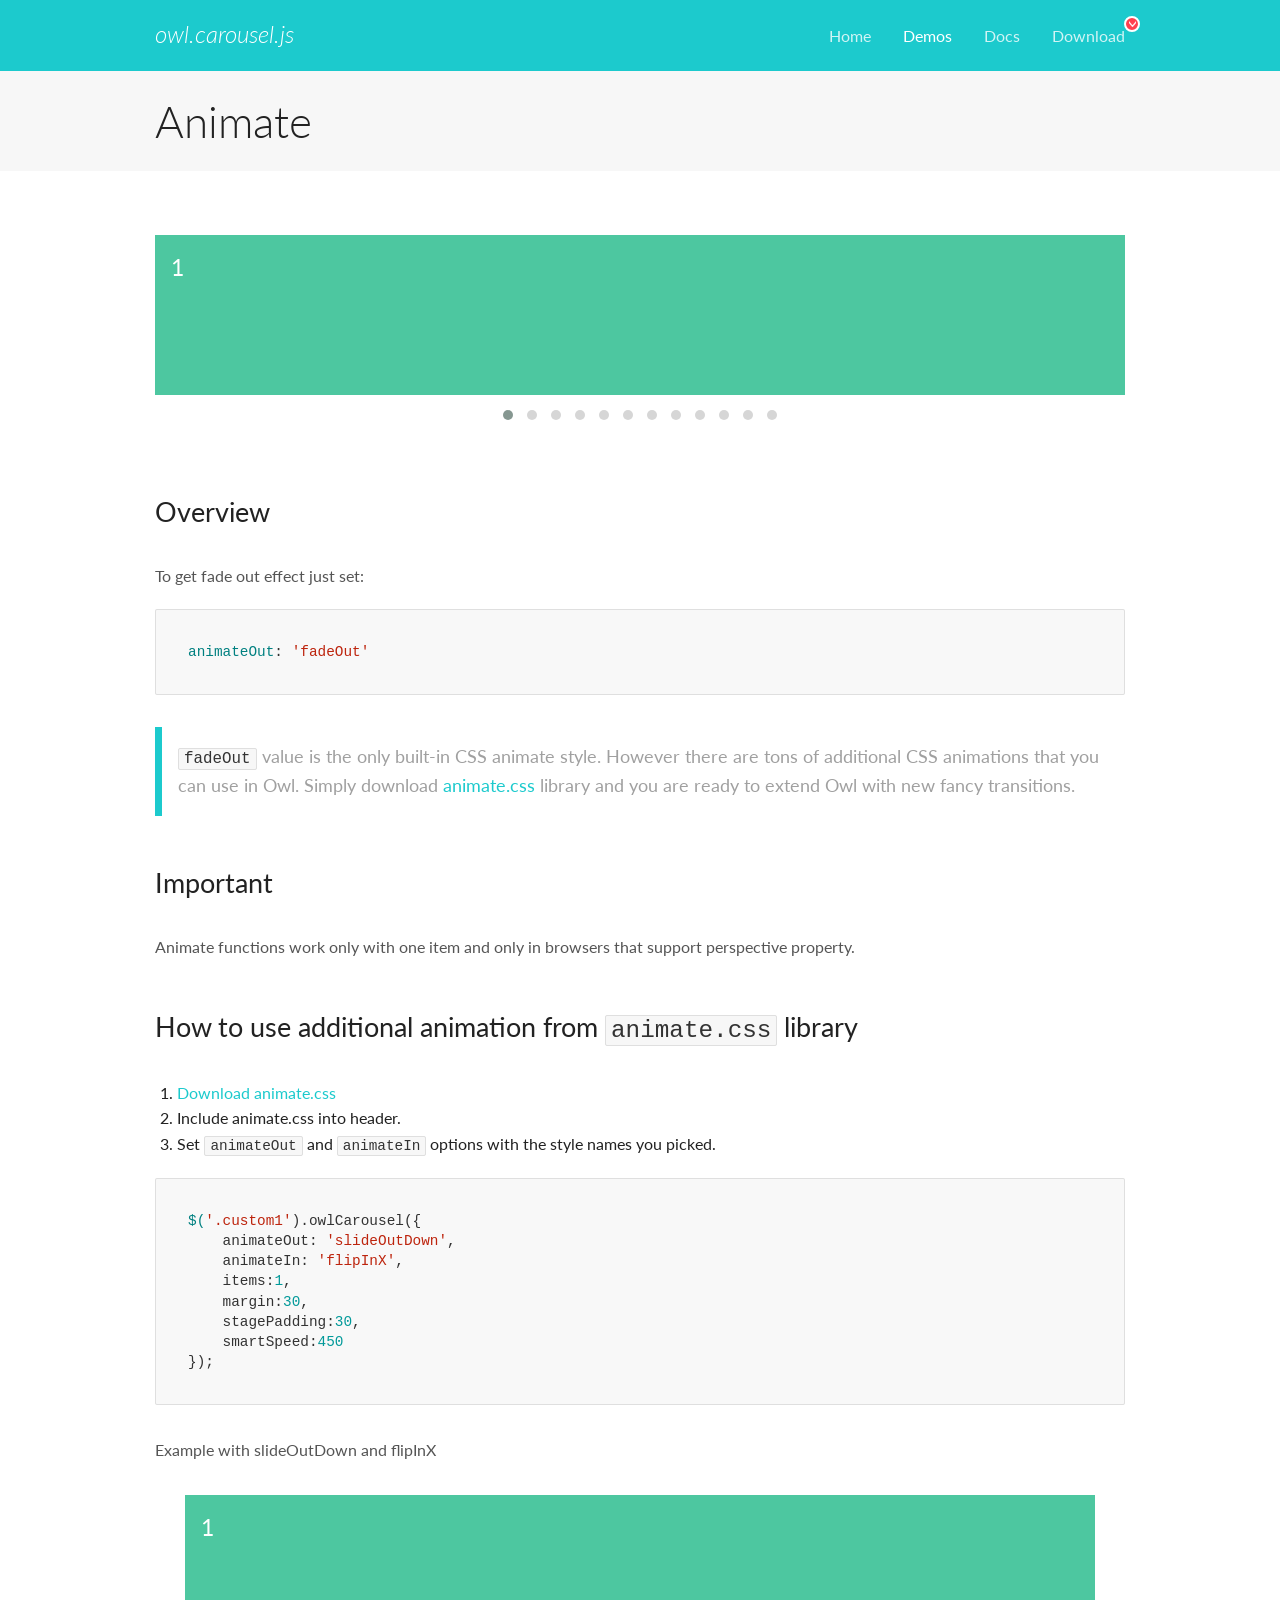
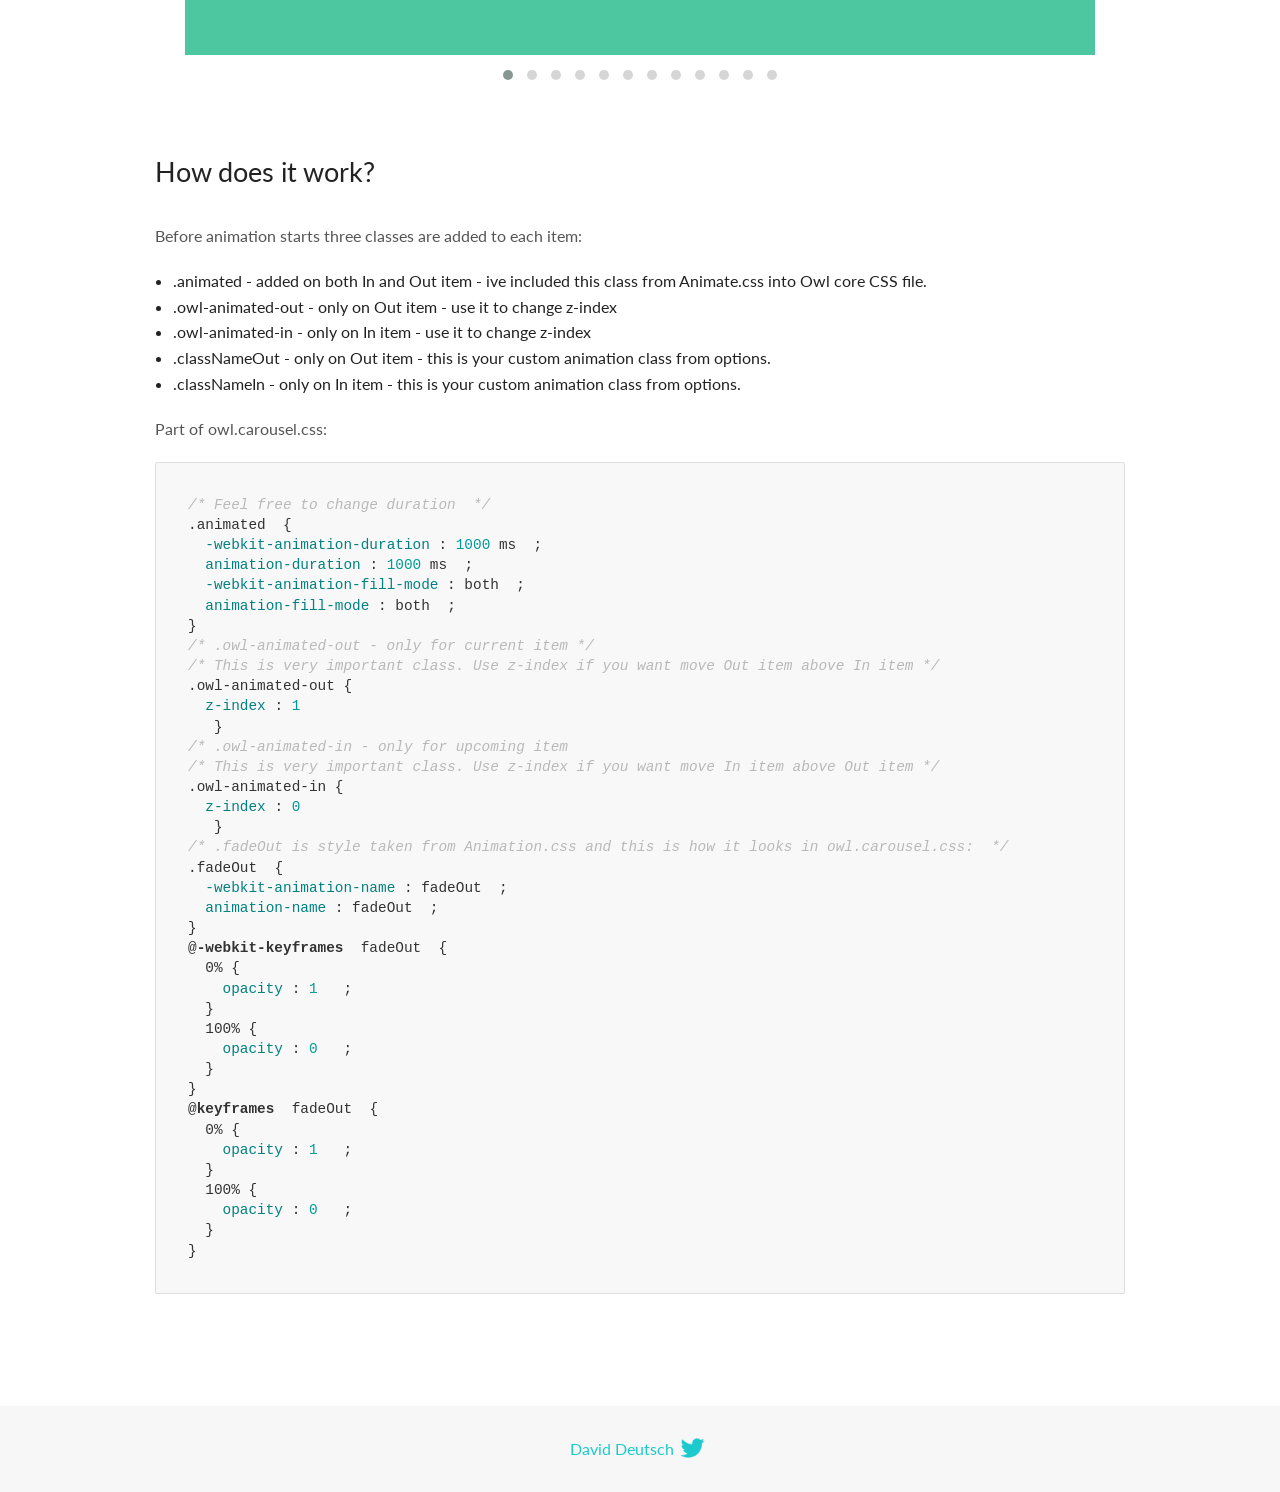
<file: OwlCarousel2-2.3.4/docs/demos/animate.html>
<!DOCTYPE html>
<html lang="en">
  <head>

    <!-- head -->
    <meta charset="utf-8">
    <meta name="msapplication-tap-highlight" content="no" />
    <meta name="viewport" content="width=device-width, initial-scale=1.0" />
    <meta name="description" content="Animate carousel">
    <meta name="author" content="David Deutsch">
    <title>
      Animate Demo | Owl Carousel | 2.3.4
    </title>

    <!-- Stylesheets -->
    <link href='https://fonts.googleapis.com/css?family=Lato:300,400,700,400italic,300italic' rel='stylesheet' type='text/css'>
    <link rel="stylesheet" href="../assets/css/docs.theme.min.css">

    <!-- Owl Stylesheets -->
    <link rel="stylesheet" href="../assets/owlcarousel/assets/owl.carousel.min.css">
    <link rel="stylesheet" href="../assets/owlcarousel/assets/owl.theme.default.min.css">

    <!-- HTML5 shim and Respond.js IE8 support of HTML5 elements and media queries -->

    <!--[if lt IE 9]>
      <script src="https://oss.maxcdn.com/libs/html5shiv/3.7.0/html5shiv.js"></script>
      <script src="https://oss.maxcdn.com/libs/respond.js/1.3.0/respond.min.js"></script>
    <![endif]-->

    <!-- Favicons -->
    <link rel="apple-touch-icon-precomposed" sizes="144x144" href="../assets/ico/apple-touch-icon-144-precomposed.png">
    <link rel="shortcut icon" href="../assets/ico/favicon.png">
    <link rel="shortcut icon" href="favicon.ico">

    <!-- Yeah i know js should not be in header. Its required for demos.-->

    <!-- javascript -->
    <script src="../assets/vendors/jquery.min.js"></script>
    <script src="../assets/owlcarousel/owl.carousel.js"></script>
  </head>
  <body>

    <!-- header -->
    <header class="header">
      <div class="row">
        <div class="large-12 columns">
          <div class="brand left">
            <h3>
              <a href="/OwlCarousel2/">owl.carousel.js</a> 
            </h3>
          </div>
          <a id="toggle-nav" class="right">
            <span></span> <span></span> <span></span> 
          </a> 
          <div class="nav-bar">
            <ul class="clearfix">
              <li> <a href="/OwlCarousel2/index.html">Home</a>  </li>
              <li class="active">
                <a href="/OwlCarousel2/demos/demos.html">Demos</a> 
              </li>
              <li> <a href="/OwlCarousel2/docs/started-welcome.html">Docs</a>  </li>
              <li>
                <a href="https://github.com/OwlCarousel2/OwlCarousel2/archive/2.3.4.zip">Download</a> 
                <span class="download"></span> 
              </li>
            </ul>
          </div>
        </div>
      </div>
    </header>

    <!-- title -->
    <section class="title">
      <div class="row">
        <div class="large-12 columns">
          <h1>Animate</h1>
        </div>
      </div>
    </section>

    <!--  Demos -->
    <section id="demos">
      <div class="row">
        <div class="large-12 columns">
          <div class="fadeOut owl-carousel owl-theme">
            <div class="item">
              <h4>1</h4>
            </div>
            <div class="item">
              <h4>2</h4>
            </div>
            <div class="item">
              <h4>3</h4>
            </div>
            <div class="item">
              <h4>4</h4>
            </div>
            <div class="item">
              <h4>5</h4>
            </div>
            <div class="item">
              <h4>6</h4>
            </div>
            <div class="item">
              <h4>7</h4>
            </div>
            <div class="item">
              <h4>8</h4>
            </div>
            <div class="item">
              <h4>9</h4>
            </div>
            <div class="item">
              <h4>10</h4>
            </div>
            <div class="item">
              <h4>11</h4>
            </div>
            <div class="item">
              <h4>12</h4>
            </div>
          </div>
          <h3 id="overview">Overview</h3>
          <p>To get fade out effect just set:</p>
          <pre><code>animateOut: &#39;fadeOut&#39;</code></pre>
          <blockquote>
            <p><code>fadeOut</code> value is the only built-in CSS animate style. However there are tons of additional CSS animations that you can use in Owl. Simply download
              <a href="https://daneden.github.io/animate.css/">animate.css</a>  library and you are ready to extend Owl with new fancy transitions.</p>
          </blockquote>
          <h3 id="important">Important</h3>
          <p>Animate functions work only with one item and only in browsers that support perspective property.</p>
          <h3 id="how-to-use-additional-animation-from-animate-css-library">How to use additional animation from <code>animate.css</code> library</h3>
          <ol>
            <li> <a href="https://daneden.github.io/animate.css/">Download animate.css</a>  </li>
            <li>Include animate.css into header.</li>
            <li>Set <code>animateOut</code> and <code>animateIn</code> options with the style names you picked.</li>
          </ol>
          <pre><code>$(&#39;.custom1&#39;).owlCarousel({
    animateOut: &#39;slideOutDown&#39;,
    animateIn: &#39;flipInX&#39;,
    items:1,
    margin:30,
    stagePadding:30,
    smartSpeed:450
});</code></pre>
          <p>Example with slideOutDown and flipInX</p>
          <div class="custom1 owl-carousel owl-theme">
            <div class="item">
              <h4>1</h4>
            </div>
            <div class="item">
              <h4>2</h4>
            </div>
            <div class="item">
              <h4>3</h4>
            </div>
            <div class="item">
              <h4>4</h4>
            </div>
            <div class="item">
              <h4>5</h4>
            </div>
            <div class="item">
              <h4>6</h4>
            </div>
            <div class="item">
              <h4>7</h4>
            </div>
            <div class="item">
              <h4>8</h4>
            </div>
            <div class="item">
              <h4>9</h4>
            </div>
            <div class="item">
              <h4>10</h4>
            </div>
            <div class="item">
              <h4>11</h4>
            </div>
            <div class="item">
              <h4>12</h4>
            </div>
          </div>
          <h3 id="how-does-it-work-">How does it work?</h3>
          <p>Before animation starts three classes are added to each item:</p>
          <ul>
            <li>.animated - added on both In and Out item - ive included this class from Animate.css into Owl core CSS file.</li>
            <li>.owl-animated-out - only on Out item - use it to change z-index</li>
            <li>.owl-animated-in - only on In item - use it to change z-index</li>
            <li>.classNameOut - only on Out item - this is your custom animation class from options.</li>
            <li>.classNameIn - only on In item - this is your custom animation class from options.</li>
          </ul>
          <p>Part of owl.carousel.css:</p>
          <pre><code class="language-css"><span class="comment">/* Feel free to change duration  */</span> 
<span class="class">.animated</span>  <span class="rules">{
  <span class="rule"><span class="attribute">-webkit-animation-duration</span> :<span class="value"> <span class="number">1000</span> ms</span> </span> ;
  <span class="rule"><span class="attribute">animation-duration</span> :<span class="value"> <span class="number">1000</span> ms</span> </span> ;
  <span class="rule"><span class="attribute">-webkit-animation-fill-mode</span> :<span class="value"> both</span> </span> ;
  <span class="rule"><span class="attribute">animation-fill-mode</span> :<span class="value"> both</span> </span> ;
<span class="rule">}</span> </span> 
<span class="comment">/* .owl-animated-out - only for current item */</span> 
<span class="comment">/* This is very important class. Use z-index if you want move Out item above In item */</span> 
<span class="class">.owl-animated-out</span> <span class="rules">{
  <span class="rule"><span class="attribute">z-index</span> :<span class="value"> <span class="number">1</span> 
</span> </span> </span> }
<span class="comment">/* .owl-animated-in - only for upcoming item
/* This is very important class. Use z-index if you want move In item above Out item */</span> 
<span class="class">.owl-animated-in</span> <span class="rules">{
  <span class="rule"><span class="attribute">z-index</span> :<span class="value"> <span class="number">0</span> 
</span> </span> </span> }
<span class="comment">/* .fadeOut is style taken from Animation.css and this is how it looks in owl.carousel.css:  */</span> 
<span class="class">.fadeOut</span>  <span class="rules">{
  <span class="rule"><span class="attribute">-webkit-animation-name</span> :<span class="value"> fadeOut</span> </span> ;
  <span class="rule"><span class="attribute">animation-name</span> :<span class="value"> fadeOut</span> </span> ;
<span class="rule">}</span> </span> 
<span class="at_rule">@<span class="keyword">-webkit-keyframes</span>  fadeOut </span> {
  0% <span class="rules">{
    <span class="rule"><span class="attribute">opacity</span> :<span class="value"> <span class="number">1</span> </span> </span> ;
  <span class="rule">}</span> </span> 
  100% <span class="rules">{
    <span class="rule"><span class="attribute">opacity</span> :<span class="value"> <span class="number">0</span> </span> </span> ;
  <span class="rule">}</span> </span> 
}
<span class="at_rule">@<span class="keyword">keyframes</span>  fadeOut </span> {
  0% <span class="rules">{
    <span class="rule"><span class="attribute">opacity</span> :<span class="value"> <span class="number">1</span> </span> </span> ;
  <span class="rule">}</span> </span> 
  100% <span class="rules">{
    <span class="rule"><span class="attribute">opacity</span> :<span class="value"> <span class="number">0</span> </span> </span> ;
  <span class="rule">}</span> </span> 
}</code></pre>
          <link rel="stylesheet" href="../assets/css/animate.css">
          <script>
            jQuery(document).ready(function($) {
              $('.fadeOut').owlCarousel({
                items: 1,
                animateOut: 'fadeOut',
                loop: true,
                margin: 10,
              });
              $('.custom1').owlCarousel({
                animateOut: 'slideOutDown',
                animateIn: 'flipInX',
                items: 1,
                margin: 30,
                stagePadding: 30,
                smartSpeed: 450
              });
            });
          </script>
        </div>
      </div>
    </section>

    <!-- footer -->
    <footer class="footer">
      <div class="row">
        <div class="large-12 columns">
          <h5>
            <a href="/OwlCarousel2/docs/support-contact.html">David Deutsch</a> 
            <a id="custom-tweet-button" href="https://twitter.com/share?url=https://github.com/OwlCarousel2/OwlCarousel2&text=Owl Carousel - This is so awesome! " target="_blank"></a> 
          </h5>
        </div>
      </div>
    </footer>

    <!-- vendors -->
    <script src="../assets/vendors/highlight.js"></script>
    <script src="../assets/js/app.js"></script>
  </body>
</html>
</file>
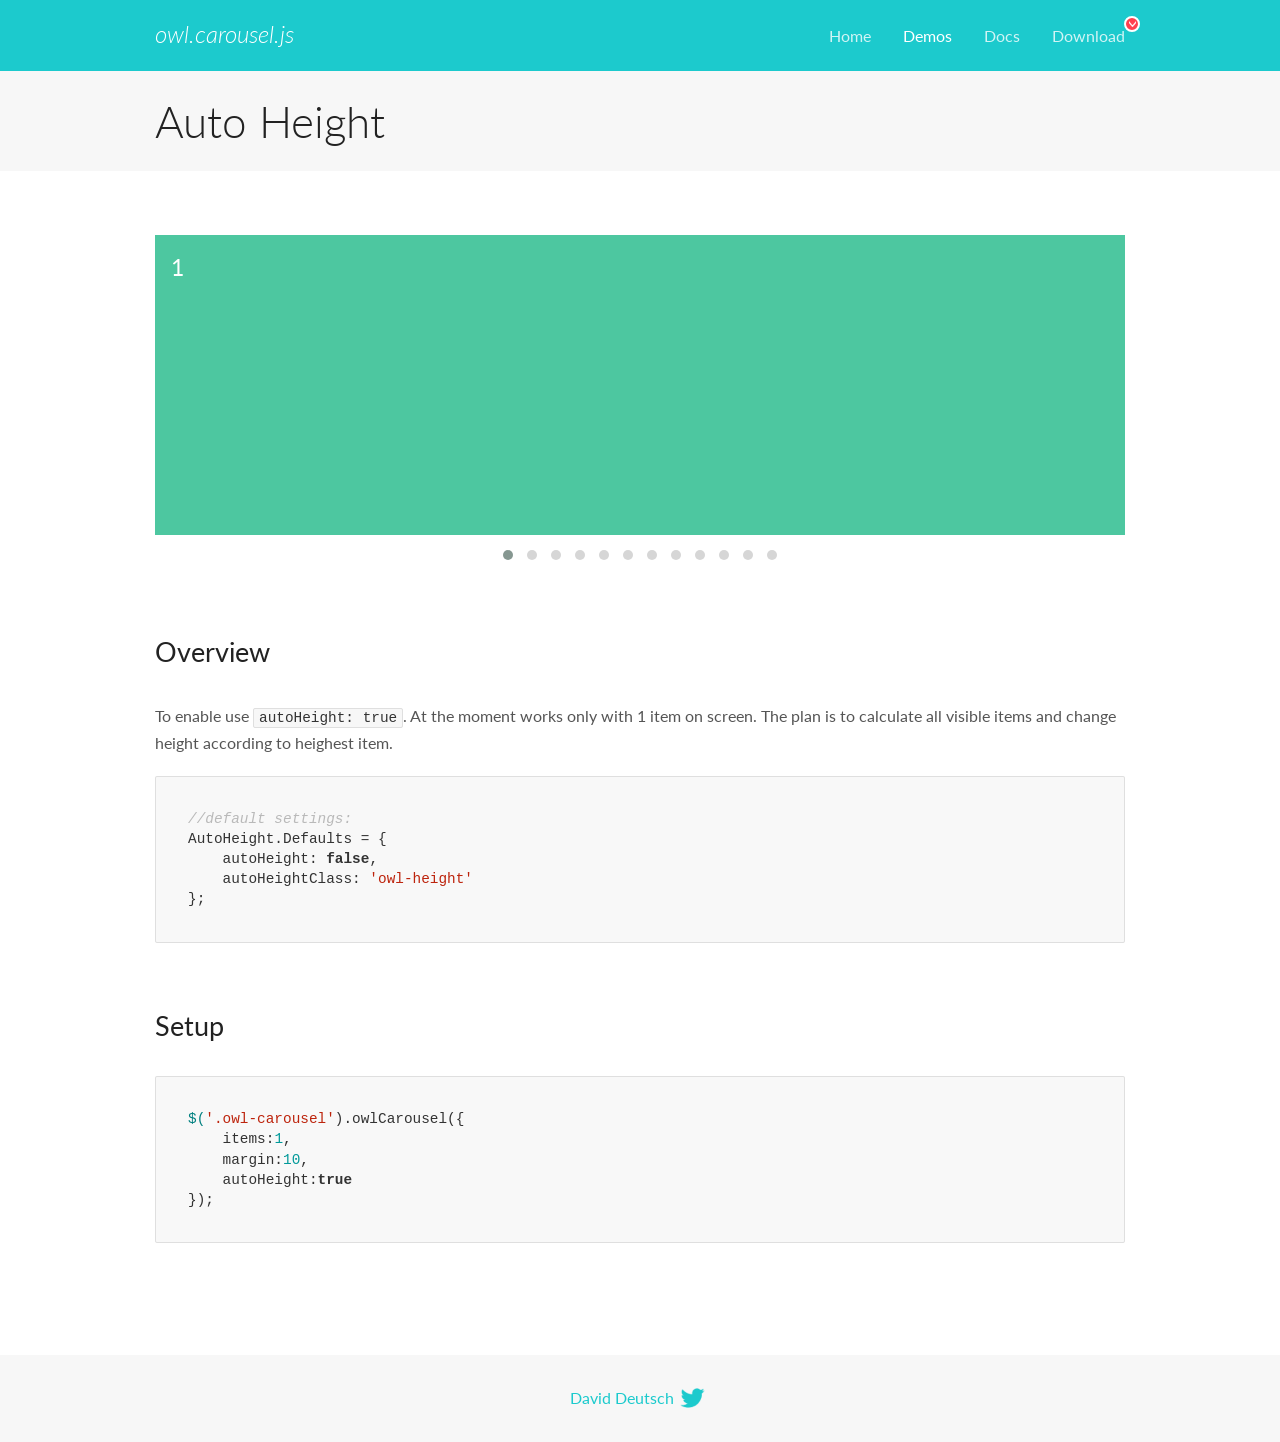
<file: OwlCarousel2-2.3.4/docs/demos/autoheight.html>
<!DOCTYPE html>
<html lang="en">
  <head>

    <!-- head -->
    <meta charset="utf-8">
    <meta name="msapplication-tap-highlight" content="no" />
    <meta name="viewport" content="width=device-width, initial-scale=1.0" />
    <meta name="description" content="autoHeight usage demo">
    <meta name="author" content="David Deutsch">
    <title>
      Auto Height Demo | Owl Carousel | 2.3.4
    </title>

    <!-- Stylesheets -->
    <link href='https://fonts.googleapis.com/css?family=Lato:300,400,700,400italic,300italic' rel='stylesheet' type='text/css'>
    <link rel="stylesheet" href="../assets/css/docs.theme.min.css">

    <!-- Owl Stylesheets -->
    <link rel="stylesheet" href="../assets/owlcarousel/assets/owl.carousel.min.css">
    <link rel="stylesheet" href="../assets/owlcarousel/assets/owl.theme.default.min.css">

    <!-- HTML5 shim and Respond.js IE8 support of HTML5 elements and media queries -->

    <!--[if lt IE 9]>
      <script src="https://oss.maxcdn.com/libs/html5shiv/3.7.0/html5shiv.js"></script>
      <script src="https://oss.maxcdn.com/libs/respond.js/1.3.0/respond.min.js"></script>
    <![endif]-->

    <!-- Favicons -->
    <link rel="apple-touch-icon-precomposed" sizes="144x144" href="../assets/ico/apple-touch-icon-144-precomposed.png">
    <link rel="shortcut icon" href="../assets/ico/favicon.png">
    <link rel="shortcut icon" href="favicon.ico">

    <!-- Yeah i know js should not be in header. Its required for demos.-->

    <!-- javascript -->
    <script src="../assets/vendors/jquery.min.js"></script>
    <script src="../assets/owlcarousel/owl.carousel.js"></script>
  </head>
  <body>

    <!-- header -->
    <header class="header">
      <div class="row">
        <div class="large-12 columns">
          <div class="brand left">
            <h3>
              <a href="/OwlCarousel2/">owl.carousel.js</a> 
            </h3>
          </div>
          <a id="toggle-nav" class="right">
            <span></span> <span></span> <span></span> 
          </a> 
          <div class="nav-bar">
            <ul class="clearfix">
              <li> <a href="/OwlCarousel2/index.html">Home</a>  </li>
              <li class="active">
                <a href="/OwlCarousel2/demos/demos.html">Demos</a> 
              </li>
              <li> <a href="/OwlCarousel2/docs/started-welcome.html">Docs</a>  </li>
              <li>
                <a href="https://github.com/OwlCarousel2/OwlCarousel2/archive/2.3.4.zip">Download</a> 
                <span class="download"></span> 
              </li>
            </ul>
          </div>
        </div>
      </div>
    </header>

    <!-- title -->
    <section class="title">
      <div class="row">
        <div class="large-12 columns">
          <h1>Auto Height</h1>
        </div>
      </div>
    </section>

    <!--  Demos -->
    <section id="demos">
      <div class="row">
        <div class="large-12 columns">
          <div class="owl-carousel owl-theme">
            <div class="item" style="height:300px">
              <h4>1</h4>
            </div>
            <div class="item" style="height:100px">
              <h4>2</h4>
            </div>
            <div class="item" style="height:500px">
              <h4>3</h4>
            </div>
            <div class="item" style="height:250px">
              <h4>4</h4>
            </div>
            <div class="item" style="height:400px">
              <h4>5</h4>
            </div>
            <div class="item" style="height:500px">
              <h4>6</h4>
            </div>
            <div class="item" style="height:600px">
              <h4>7</h4>
            </div>
            <div class="item" style="height:400px">
              <h4>8</h4>
            </div>
            <div class="item" style="height:300px">
              <h4>9</h4>
            </div>
            <div class="item" style="height:350px">
              <h4>10</h4>
            </div>
            <div class="item" style="height:200px">
              <h4>11</h4>
            </div>
            <div class="item" style="height:150px">
              <h4>12</h4>
            </div>
          </div>
          <h3 id="overview">Overview</h3>
          <p>To enable use <code>autoHeight: true</code>. At the moment works only with 1 item on screen. The plan is to calculate all visible items and change height according to heighest item.</p>
          <pre><code>//default settings:
AutoHeight.Defaults = {
    autoHeight: false,
    autoHeightClass: &#39;owl-height&#39;
};</code></pre>
          <h3 id="setup">Setup</h3>
          <pre><code>$(&#39;.owl-carousel&#39;).owlCarousel({
    items:1,
    margin:10,
    autoHeight:true
});</code></pre>
          <script>
            $(document).ready(function() {
              $('.owl-carousel').owlCarousel({
                items: 1,
                margin: 10,
                autoHeight: true
              });
            })
          </script>
        </div>
      </div>
    </section>

    <!-- footer -->
    <footer class="footer">
      <div class="row">
        <div class="large-12 columns">
          <h5>
            <a href="/OwlCarousel2/docs/support-contact.html">David Deutsch</a> 
            <a id="custom-tweet-button" href="https://twitter.com/share?url=https://github.com/OwlCarousel2/OwlCarousel2&text=Owl Carousel - This is so awesome! " target="_blank"></a> 
          </h5>
        </div>
      </div>
    </footer>

    <!-- vendors -->
    <script src="../assets/vendors/highlight.js"></script>
    <script src="../assets/js/app.js"></script>
  </body>
</html>
</file>
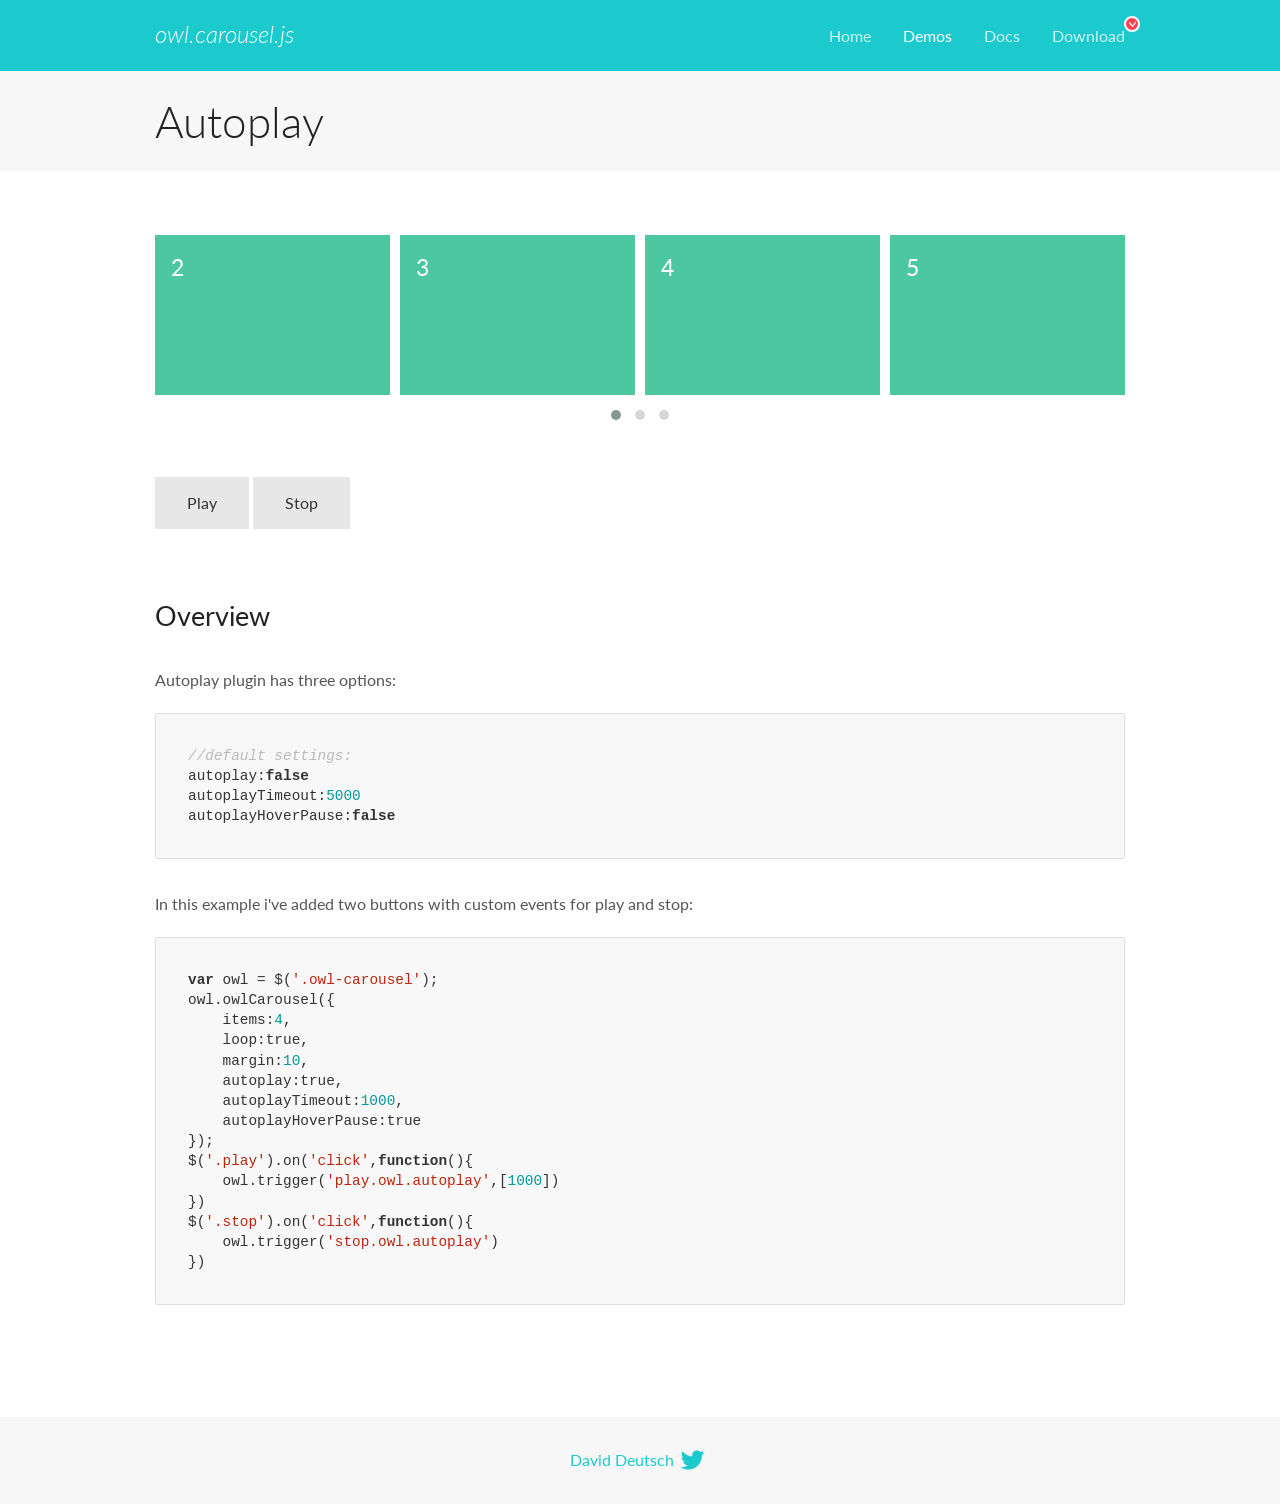
<file: OwlCarousel2-2.3.4/docs/demos/autoplay.html>
<!DOCTYPE html>
<html lang="en">
  <head>

    <!-- head -->
    <meta charset="utf-8">
    <meta name="msapplication-tap-highlight" content="no" />
    <meta name="viewport" content="width=device-width, initial-scale=1.0" />
    <meta name="description" content="Autoplay usage demo">
    <meta name="author" content="David Deutsch">
    <title>
      Autoplay Demo | Owl Carousel | 2.3.4
    </title>

    <!-- Stylesheets -->
    <link href='https://fonts.googleapis.com/css?family=Lato:300,400,700,400italic,300italic' rel='stylesheet' type='text/css'>
    <link rel="stylesheet" href="../assets/css/docs.theme.min.css">

    <!-- Owl Stylesheets -->
    <link rel="stylesheet" href="../assets/owlcarousel/assets/owl.carousel.min.css">
    <link rel="stylesheet" href="../assets/owlcarousel/assets/owl.theme.default.min.css">

    <!-- HTML5 shim and Respond.js IE8 support of HTML5 elements and media queries -->

    <!--[if lt IE 9]>
      <script src="https://oss.maxcdn.com/libs/html5shiv/3.7.0/html5shiv.js"></script>
      <script src="https://oss.maxcdn.com/libs/respond.js/1.3.0/respond.min.js"></script>
    <![endif]-->

    <!-- Favicons -->
    <link rel="apple-touch-icon-precomposed" sizes="144x144" href="../assets/ico/apple-touch-icon-144-precomposed.png">
    <link rel="shortcut icon" href="../assets/ico/favicon.png">
    <link rel="shortcut icon" href="favicon.ico">

    <!-- Yeah i know js should not be in header. Its required for demos.-->

    <!-- javascript -->
    <script src="../assets/vendors/jquery.min.js"></script>
    <script src="../assets/owlcarousel/owl.carousel.js"></script>
  </head>
  <body>

    <!-- header -->
    <header class="header">
      <div class="row">
        <div class="large-12 columns">
          <div class="brand left">
            <h3>
              <a href="/OwlCarousel2/">owl.carousel.js</a> 
            </h3>
          </div>
          <a id="toggle-nav" class="right">
            <span></span> <span></span> <span></span> 
          </a> 
          <div class="nav-bar">
            <ul class="clearfix">
              <li> <a href="/OwlCarousel2/index.html">Home</a>  </li>
              <li class="active">
                <a href="/OwlCarousel2/demos/demos.html">Demos</a> 
              </li>
              <li> <a href="/OwlCarousel2/docs/started-welcome.html">Docs</a>  </li>
              <li>
                <a href="https://github.com/OwlCarousel2/OwlCarousel2/archive/2.3.4.zip">Download</a> 
                <span class="download"></span> 
              </li>
            </ul>
          </div>
        </div>
      </div>
    </header>

    <!-- title -->
    <section class="title">
      <div class="row">
        <div class="large-12 columns">
          <h1>Autoplay</h1>
        </div>
      </div>
    </section>

    <!--  Demos -->
    <section id="demos">
      <div class="row">
        <div class="large-12 columns">
          <div class="owl-carousel owl-theme">
            <div class="item">
              <h4>1</h4>
            </div>
            <div class="item">
              <h4>2</h4>
            </div>
            <div class="item">
              <h4>3</h4>
            </div>
            <div class="item">
              <h4>4</h4>
            </div>
            <div class="item">
              <h4>5</h4>
            </div>
            <div class="item">
              <h4>6</h4>
            </div>
            <div class="item">
              <h4>7</h4>
            </div>
            <div class="item">
              <h4>8</h4>
            </div>
            <div class="item">
              <h4>9</h4>
            </div>
            <div class="item">
              <h4>10</h4>
            </div>
            <div class="item">
              <h4>11</h4>
            </div>
            <div class="item">
              <h4>12</h4>
            </div>
          </div>
          <a class="button secondary play">Play</a> 
          <a class="button secondary stop">Stop</a> 
          <h3 id="overview">Overview</h3>
          <p>Autoplay plugin has three options:</p>
          <pre><code>//default settings:
autoplay:false
autoplayTimeout:5000
autoplayHoverPause:false</code></pre>
          <p>In this example i&#39;ve added two buttons with custom events for play and stop:</p>
          <pre><code>var owl = $(&#39;.owl-carousel&#39;);
owl.owlCarousel({
    items:4,
    loop:true,
    margin:10,
    autoplay:true,
    autoplayTimeout:1000,
    autoplayHoverPause:true
});
$(&#39;.play&#39;).on(&#39;click&#39;,function(){
    owl.trigger(&#39;play.owl.autoplay&#39;,[1000])
})
$(&#39;.stop&#39;).on(&#39;click&#39;,function(){
    owl.trigger(&#39;stop.owl.autoplay&#39;)
})</code></pre>
          <script>
            $(document).ready(function() {
              var owl = $('.owl-carousel');
              owl.owlCarousel({
                items: 4,
                loop: true,
                margin: 10,
                autoplay: true,
                autoplayTimeout: 1000,
                autoplayHoverPause: true
              });
              $('.play').on('click', function() {
                owl.trigger('play.owl.autoplay', [1000])
              })
              $('.stop').on('click', function() {
                owl.trigger('stop.owl.autoplay')
              })
            })
          </script>
        </div>
      </div>
    </section>

    <!-- footer -->
    <footer class="footer">
      <div class="row">
        <div class="large-12 columns">
          <h5>
            <a href="/OwlCarousel2/docs/support-contact.html">David Deutsch</a> 
            <a id="custom-tweet-button" href="https://twitter.com/share?url=https://github.com/OwlCarousel2/OwlCarousel2&text=Owl Carousel - This is so awesome! " target="_blank"></a> 
          </h5>
        </div>
      </div>
    </footer>

    <!-- vendors -->
    <script src="../assets/vendors/highlight.js"></script>
    <script src="../assets/js/app.js"></script>
  </body>
</html>
</file>
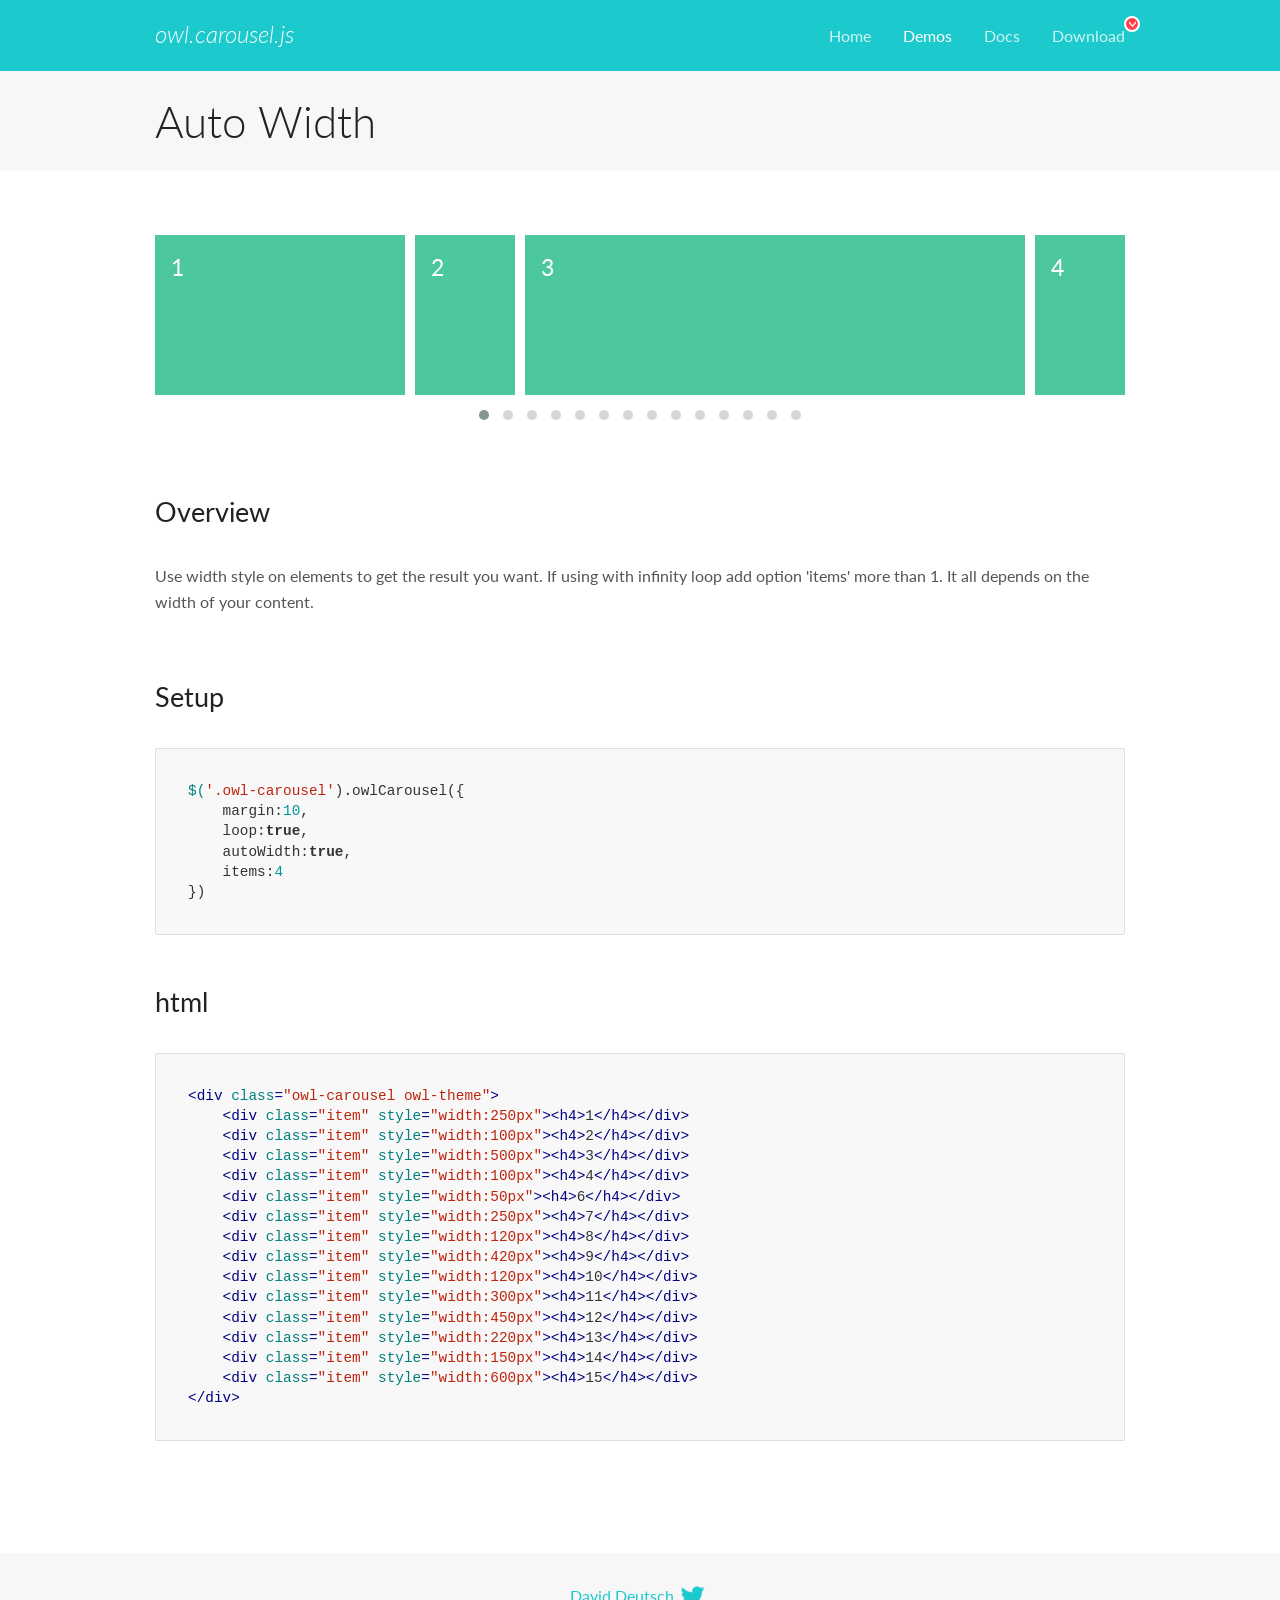
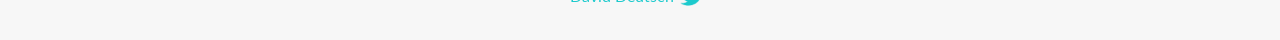
<file: OwlCarousel2-2.3.4/docs/demos/autowidth.html>
<!DOCTYPE html>
<html lang="en">
  <head>

    <!-- head -->
    <meta charset="utf-8">
    <meta name="msapplication-tap-highlight" content="no" />
    <meta name="viewport" content="width=device-width, initial-scale=1.0" />
    <meta name="description" content="Auto Width">
    <meta name="author" content="David Deutsch">
    <title>
      Auto Width Demo | Owl Carousel | 2.3.4
    </title>

    <!-- Stylesheets -->
    <link href='https://fonts.googleapis.com/css?family=Lato:300,400,700,400italic,300italic' rel='stylesheet' type='text/css'>
    <link rel="stylesheet" href="../assets/css/docs.theme.min.css">

    <!-- Owl Stylesheets -->
    <link rel="stylesheet" href="../assets/owlcarousel/assets/owl.carousel.min.css">
    <link rel="stylesheet" href="../assets/owlcarousel/assets/owl.theme.default.min.css">

    <!-- HTML5 shim and Respond.js IE8 support of HTML5 elements and media queries -->

    <!--[if lt IE 9]>
      <script src="https://oss.maxcdn.com/libs/html5shiv/3.7.0/html5shiv.js"></script>
      <script src="https://oss.maxcdn.com/libs/respond.js/1.3.0/respond.min.js"></script>
    <![endif]-->

    <!-- Favicons -->
    <link rel="apple-touch-icon-precomposed" sizes="144x144" href="../assets/ico/apple-touch-icon-144-precomposed.png">
    <link rel="shortcut icon" href="../assets/ico/favicon.png">
    <link rel="shortcut icon" href="favicon.ico">

    <!-- Yeah i know js should not be in header. Its required for demos.-->

    <!-- javascript -->
    <script src="../assets/vendors/jquery.min.js"></script>
    <script src="../assets/owlcarousel/owl.carousel.js"></script>
  </head>
  <body>

    <!-- header -->
    <header class="header">
      <div class="row">
        <div class="large-12 columns">
          <div class="brand left">
            <h3>
              <a href="/OwlCarousel2/">owl.carousel.js</a> 
            </h3>
          </div>
          <a id="toggle-nav" class="right">
            <span></span> <span></span> <span></span> 
          </a> 
          <div class="nav-bar">
            <ul class="clearfix">
              <li> <a href="/OwlCarousel2/index.html">Home</a>  </li>
              <li class="active">
                <a href="/OwlCarousel2/demos/demos.html">Demos</a> 
              </li>
              <li> <a href="/OwlCarousel2/docs/started-welcome.html">Docs</a>  </li>
              <li>
                <a href="https://github.com/OwlCarousel2/OwlCarousel2/archive/2.3.4.zip">Download</a> 
                <span class="download"></span> 
              </li>
            </ul>
          </div>
        </div>
      </div>
    </header>

    <!-- title -->
    <section class="title">
      <div class="row">
        <div class="large-12 columns">
          <h1>Auto Width</h1>
        </div>
      </div>
    </section>

    <!--  Demos -->
    <section id="demos">
      <div class="row">
        <div class="large-12 columns">
          <div class="owl-carousel owl-theme">
            <div class="item" style="width:250px">
              <h4>1</h4>
            </div>
            <div class="item" style="width:100px">
              <h4>2</h4>
            </div>
            <div class="item" style="width:500px">
              <h4>3</h4>
            </div>
            <div class="item" style="width:100px">
              <h4>4</h4>
            </div>
            <div class="item" style="width:50px">
              <h4>6</h4>
            </div>
            <div class="item" style="width:250px">
              <h4>7</h4>
            </div>
            <div class="item" style="width:120px">
              <h4>8</h4>
            </div>
            <div class="item" style="width:420px">
              <h4>9</h4>
            </div>
            <div class="item" style="width:120px">
              <h4>10</h4>
            </div>
            <div class="item" style="width:300px">
              <h4>11</h4>
            </div>
            <div class="item" style="width:450px">
              <h4>12</h4>
            </div>
            <div class="item" style="width:220px">
              <h4>13</h4>
            </div>
            <div class="item" style="width:150px">
              <h4>14</h4>
            </div>
            <div class="item" style="width:600px">
              <h4>15</h4>
            </div>
          </div>
          <h3 id="overview">Overview</h3>
          <p>Use width style on elements to get the result you want. If using with infinity loop add option &#39;items&#39; more than 1. It all depends on the width of your content.</p>
          <h3 id="setup">Setup</h3>
          <pre><code>$(&#39;.owl-carousel&#39;).owlCarousel({
    margin:10,
    loop:true,
    autoWidth:true,
    items:4
})</code></pre>
          <h3 id="html">html</h3>
          <pre><code>&lt;div class=&quot;owl-carousel owl-theme&quot;&gt;
    &lt;div class=&quot;item&quot; style=&quot;width:250px&quot;&gt;&lt;h4&gt;1&lt;/h4&gt;&lt;/div&gt;
    &lt;div class=&quot;item&quot; style=&quot;width:100px&quot;&gt;&lt;h4&gt;2&lt;/h4&gt;&lt;/div&gt;
    &lt;div class=&quot;item&quot; style=&quot;width:500px&quot;&gt;&lt;h4&gt;3&lt;/h4&gt;&lt;/div&gt;
    &lt;div class=&quot;item&quot; style=&quot;width:100px&quot;&gt;&lt;h4&gt;4&lt;/h4&gt;&lt;/div&gt;
    &lt;div class=&quot;item&quot; style=&quot;width:50px&quot;&gt;&lt;h4&gt;6&lt;/h4&gt;&lt;/div&gt;
    &lt;div class=&quot;item&quot; style=&quot;width:250px&quot;&gt;&lt;h4&gt;7&lt;/h4&gt;&lt;/div&gt;
    &lt;div class=&quot;item&quot; style=&quot;width:120px&quot;&gt;&lt;h4&gt;8&lt;/h4&gt;&lt;/div&gt;
    &lt;div class=&quot;item&quot; style=&quot;width:420px&quot;&gt;&lt;h4&gt;9&lt;/h4&gt;&lt;/div&gt;
    &lt;div class=&quot;item&quot; style=&quot;width:120px&quot;&gt;&lt;h4&gt;10&lt;/h4&gt;&lt;/div&gt;
    &lt;div class=&quot;item&quot; style=&quot;width:300px&quot;&gt;&lt;h4&gt;11&lt;/h4&gt;&lt;/div&gt;
    &lt;div class=&quot;item&quot; style=&quot;width:450px&quot;&gt;&lt;h4&gt;12&lt;/h4&gt;&lt;/div&gt;
    &lt;div class=&quot;item&quot; style=&quot;width:220px&quot;&gt;&lt;h4&gt;13&lt;/h4&gt;&lt;/div&gt;
    &lt;div class=&quot;item&quot; style=&quot;width:150px&quot;&gt;&lt;h4&gt;14&lt;/h4&gt;&lt;/div&gt;
    &lt;div class=&quot;item&quot; style=&quot;width:600px&quot;&gt;&lt;h4&gt;15&lt;/h4&gt;&lt;/div&gt;
&lt;/div&gt;</code></pre>
          <script>
            $(document).ready(function() {
              $('.owl-carousel').owlCarousel({
                margin: 10,
                loop: true,
                autoWidth: true,
                items: 4
              })
            })
          </script>
        </div>
      </div>
    </section>

    <!-- footer -->
    <footer class="footer">
      <div class="row">
        <div class="large-12 columns">
          <h5>
            <a href="/OwlCarousel2/docs/support-contact.html">David Deutsch</a> 
            <a id="custom-tweet-button" href="https://twitter.com/share?url=https://github.com/OwlCarousel2/OwlCarousel2&text=Owl Carousel - This is so awesome! " target="_blank"></a> 
          </h5>
        </div>
      </div>
    </footer>

    <!-- vendors -->
    <script src="../assets/vendors/highlight.js"></script>
    <script src="../assets/js/app.js"></script>
  </body>
</html>
</file>
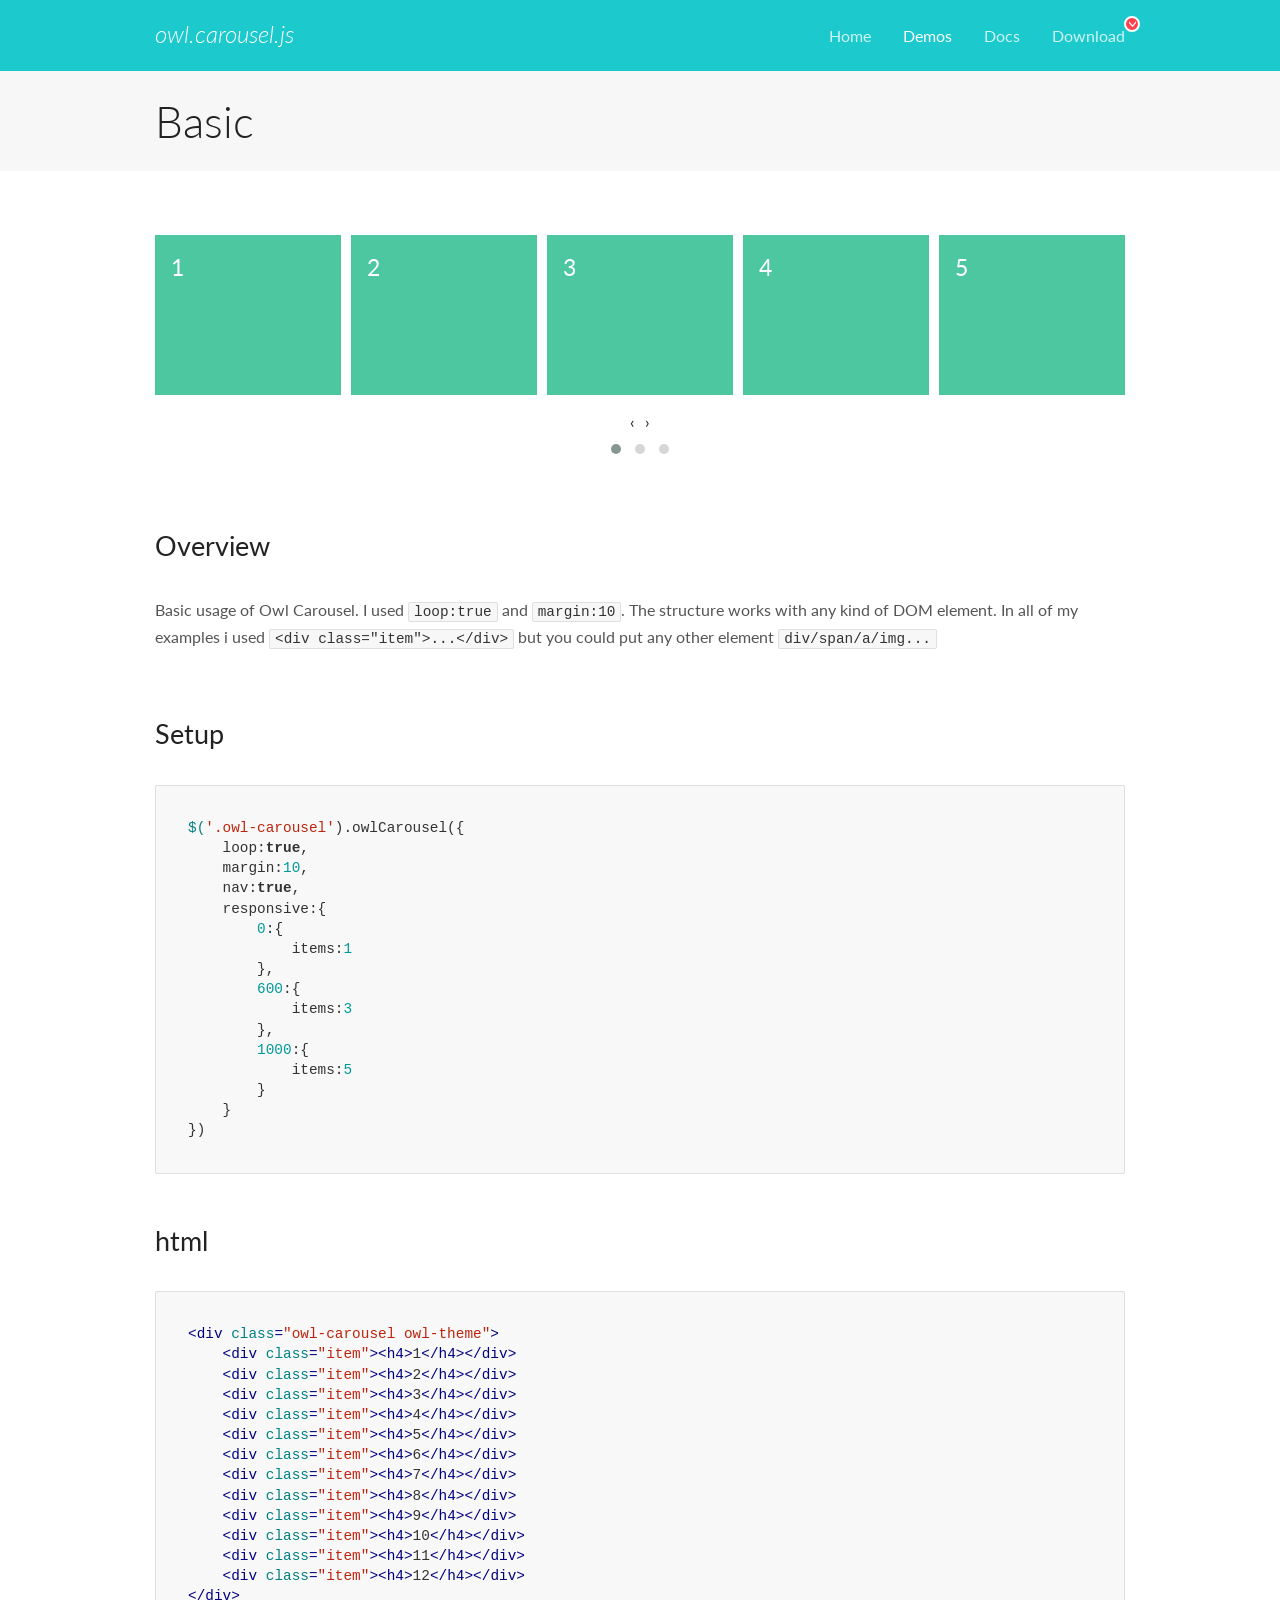
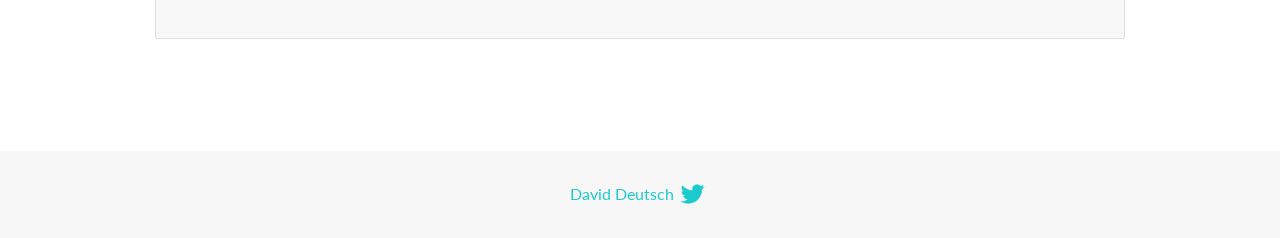
<file: OwlCarousel2-2.3.4/docs/demos/basic.html>
<!DOCTYPE html>
<html lang="en">
  <head>

    <!-- head -->
    <meta charset="utf-8">
    <meta name="msapplication-tap-highlight" content="no" />
    <meta name="viewport" content="width=device-width, initial-scale=1.0" />
    <meta name="description" content="Basic usage demo">
    <meta name="author" content="David Deutsch">
    <title>
      Basic Demo | Owl Carousel | 2.3.4
    </title>

    <!-- Stylesheets -->
    <link href='https://fonts.googleapis.com/css?family=Lato:300,400,700,400italic,300italic' rel='stylesheet' type='text/css'>
    <link rel="stylesheet" href="../assets/css/docs.theme.min.css">

    <!-- Owl Stylesheets -->
    <link rel="stylesheet" href="../assets/owlcarousel/assets/owl.carousel.min.css">
    <link rel="stylesheet" href="../assets/owlcarousel/assets/owl.theme.default.min.css">

    <!-- HTML5 shim and Respond.js IE8 support of HTML5 elements and media queries -->

    <!--[if lt IE 9]>
      <script src="https://oss.maxcdn.com/libs/html5shiv/3.7.0/html5shiv.js"></script>
      <script src="https://oss.maxcdn.com/libs/respond.js/1.3.0/respond.min.js"></script>
    <![endif]-->

    <!-- Favicons -->
    <link rel="apple-touch-icon-precomposed" sizes="144x144" href="../assets/ico/apple-touch-icon-144-precomposed.png">
    <link rel="shortcut icon" href="../assets/ico/favicon.png">
    <link rel="shortcut icon" href="favicon.ico">

    <!-- Yeah i know js should not be in header. Its required for demos.-->

    <!-- javascript -->
    <script src="../assets/vendors/jquery.min.js"></script>
    <script src="../assets/owlcarousel/owl.carousel.js"></script>
  </head>
  <body>

    <!-- header -->
    <header class="header">
      <div class="row">
        <div class="large-12 columns">
          <div class="brand left">
            <h3>
              <a href="/OwlCarousel2/">owl.carousel.js</a> 
            </h3>
          </div>
          <a id="toggle-nav" class="right">
            <span></span> <span></span> <span></span> 
          </a> 
          <div class="nav-bar">
            <ul class="clearfix">
              <li> <a href="/OwlCarousel2/index.html">Home</a>  </li>
              <li class="active">
                <a href="/OwlCarousel2/demos/demos.html">Demos</a> 
              </li>
              <li> <a href="/OwlCarousel2/docs/started-welcome.html">Docs</a>  </li>
              <li>
                <a href="https://github.com/OwlCarousel2/OwlCarousel2/archive/2.3.4.zip">Download</a> 
                <span class="download"></span> 
              </li>
            </ul>
          </div>
        </div>
      </div>
    </header>

    <!-- title -->
    <section class="title">
      <div class="row">
        <div class="large-12 columns">
          <h1>Basic</h1>
        </div>
      </div>
    </section>

    <!--  Demos -->
    <section id="demos">
      <div class="row">
        <div class="large-12 columns">
          <div class="owl-carousel owl-theme">
            <div class="item">
              <h4>1</h4>
            </div>
            <div class="item">
              <h4>2</h4>
            </div>
            <div class="item">
              <h4>3</h4>
            </div>
            <div class="item">
              <h4>4</h4>
            </div>
            <div class="item">
              <h4>5</h4>
            </div>
            <div class="item">
              <h4>6</h4>
            </div>
            <div class="item">
              <h4>7</h4>
            </div>
            <div class="item">
              <h4>8</h4>
            </div>
            <div class="item">
              <h4>9</h4>
            </div>
            <div class="item">
              <h4>10</h4>
            </div>
            <div class="item">
              <h4>11</h4>
            </div>
            <div class="item">
              <h4>12</h4>
            </div>
          </div>
          <h3 id="overview">Overview</h3>
          <p>Basic usage of Owl Carousel. I used <code>loop:true</code> and <code>margin:10</code>. The structure works with any kind of DOM element. In all of my examples i used <code>&lt;div class=&quot;item&quot;&gt;...&lt;/div&gt;</code> but you could
            put any other element <code>div/span/a/img...</code></p>
          <h3 id="setup">Setup</h3>
          <pre><code>$(&#39;.owl-carousel&#39;).owlCarousel({
    loop:true,
    margin:10,
    nav:true,
    responsive:{
        0:{
            items:1
        },
        600:{
            items:3
        },
        1000:{
            items:5
        }
    }
})</code></pre>
          <h3 id="html">html</h3>
          <pre><code>&lt;div class=&quot;owl-carousel owl-theme&quot;&gt;
    &lt;div class=&quot;item&quot;&gt;&lt;h4&gt;1&lt;/h4&gt;&lt;/div&gt;
    &lt;div class=&quot;item&quot;&gt;&lt;h4&gt;2&lt;/h4&gt;&lt;/div&gt;
    &lt;div class=&quot;item&quot;&gt;&lt;h4&gt;3&lt;/h4&gt;&lt;/div&gt;
    &lt;div class=&quot;item&quot;&gt;&lt;h4&gt;4&lt;/h4&gt;&lt;/div&gt;
    &lt;div class=&quot;item&quot;&gt;&lt;h4&gt;5&lt;/h4&gt;&lt;/div&gt;
    &lt;div class=&quot;item&quot;&gt;&lt;h4&gt;6&lt;/h4&gt;&lt;/div&gt;
    &lt;div class=&quot;item&quot;&gt;&lt;h4&gt;7&lt;/h4&gt;&lt;/div&gt;
    &lt;div class=&quot;item&quot;&gt;&lt;h4&gt;8&lt;/h4&gt;&lt;/div&gt;
    &lt;div class=&quot;item&quot;&gt;&lt;h4&gt;9&lt;/h4&gt;&lt;/div&gt;
    &lt;div class=&quot;item&quot;&gt;&lt;h4&gt;10&lt;/h4&gt;&lt;/div&gt;
    &lt;div class=&quot;item&quot;&gt;&lt;h4&gt;11&lt;/h4&gt;&lt;/div&gt;
    &lt;div class=&quot;item&quot;&gt;&lt;h4&gt;12&lt;/h4&gt;&lt;/div&gt;
&lt;/div&gt;</code></pre>
          <script>
            $(document).ready(function() {
              var owl = $('.owl-carousel');
              owl.owlCarousel({
                margin: 10,
                nav: true,
                loop: true,
                responsive: {
                  0: {
                    items: 1
                  },
                  600: {
                    items: 3
                  },
                  1000: {
                    items: 5
                  }
                }
              })
            })
          </script>
        </div>
      </div>
    </section>

    <!-- footer -->
    <footer class="footer">
      <div class="row">
        <div class="large-12 columns">
          <h5>
            <a href="/OwlCarousel2/docs/support-contact.html">David Deutsch</a> 
            <a id="custom-tweet-button" href="https://twitter.com/share?url=https://github.com/OwlCarousel2/OwlCarousel2&text=Owl Carousel - This is so awesome! " target="_blank"></a> 
          </h5>
        </div>
      </div>
    </footer>

    <!-- vendors -->
    <script src="../assets/vendors/highlight.js"></script>
    <script src="../assets/js/app.js"></script>
  </body>
</html>
</file>
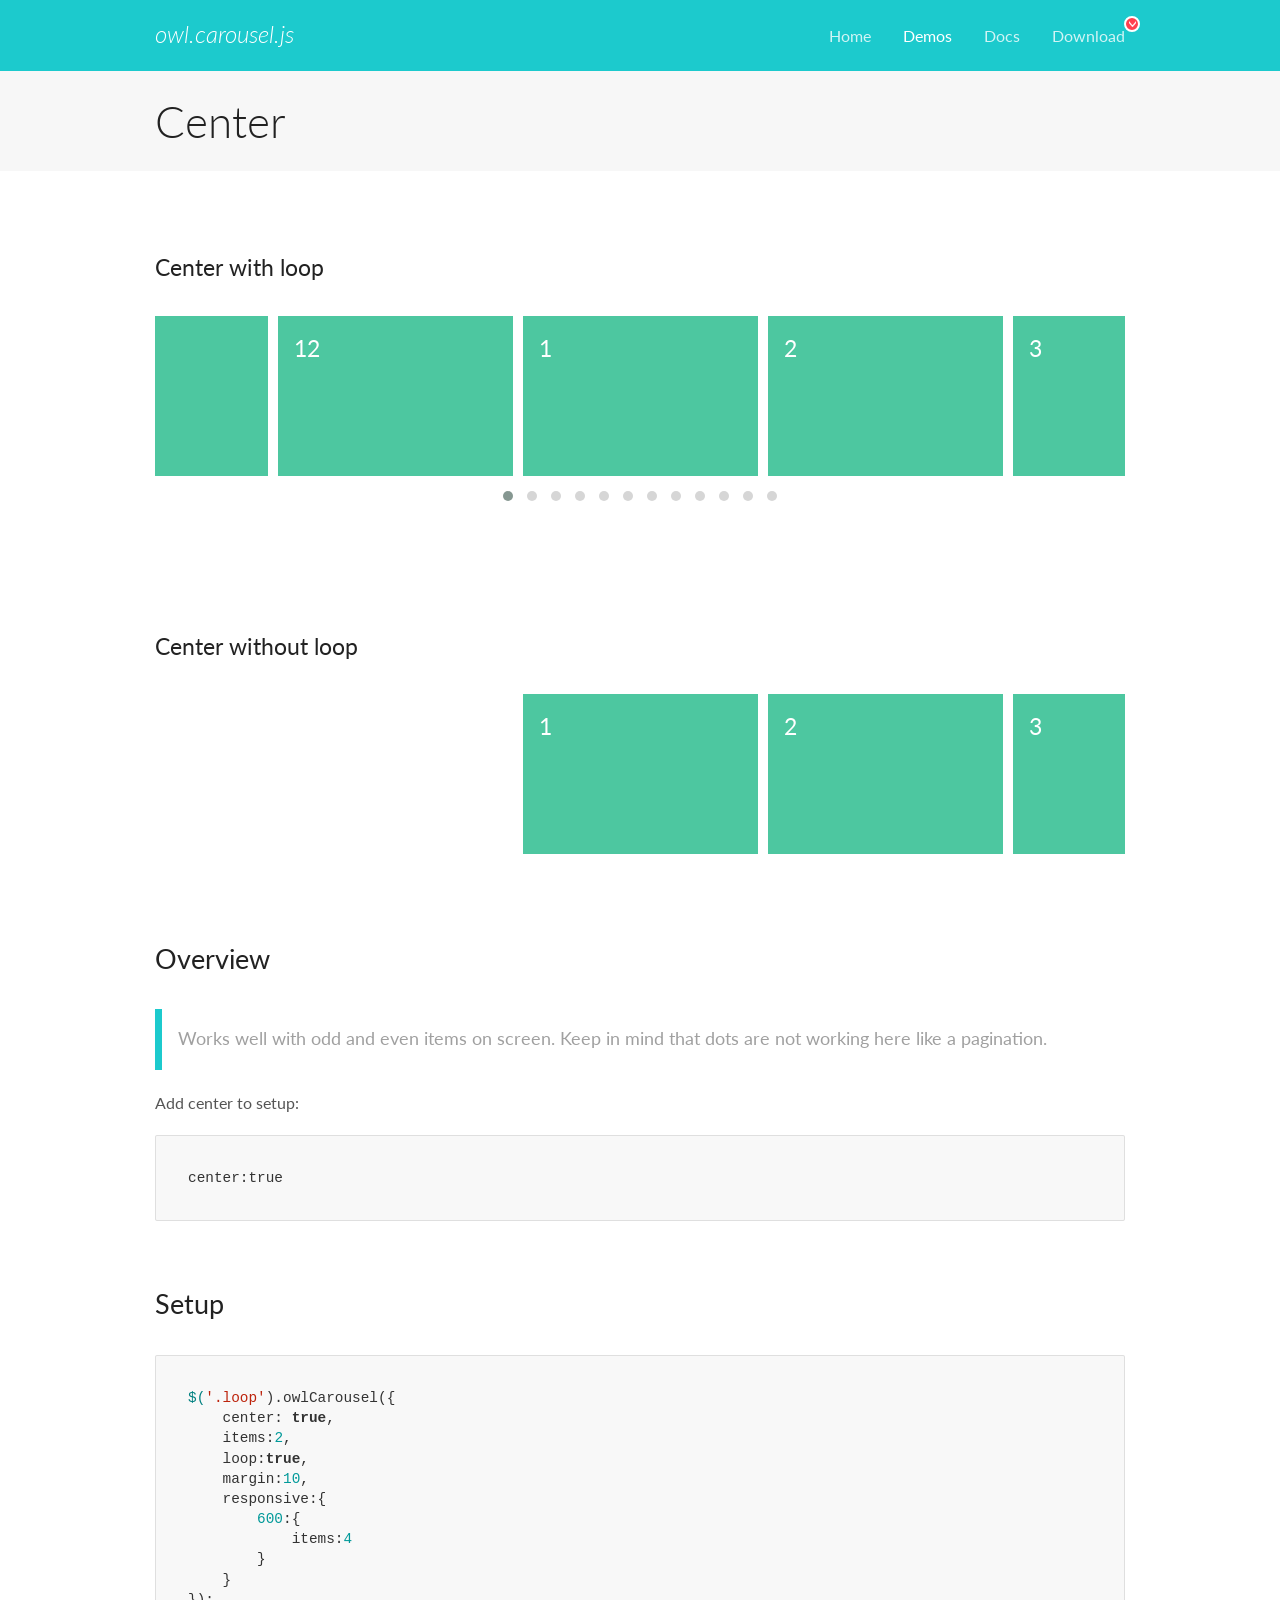
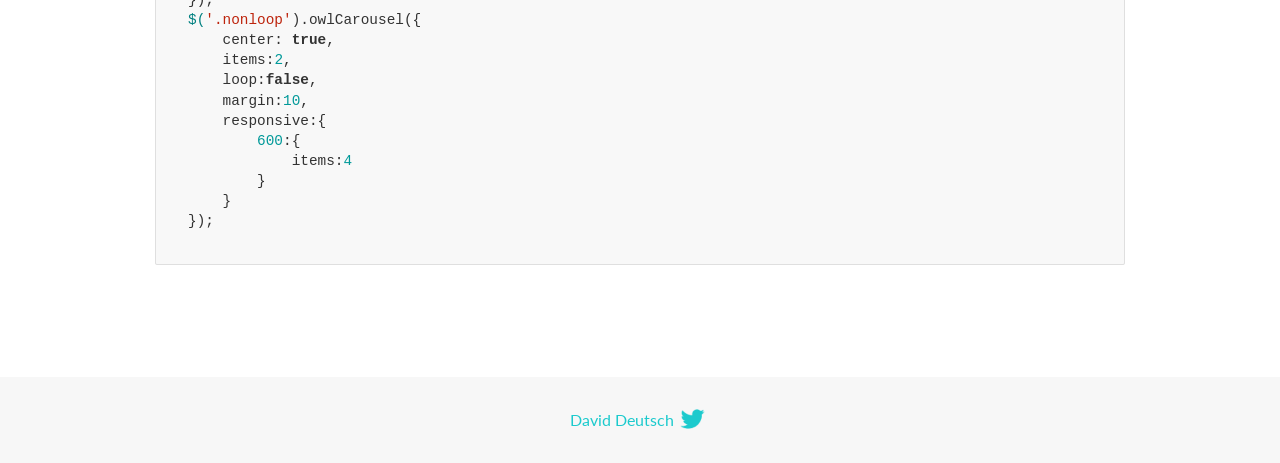
<file: OwlCarousel2-2.3.4/docs/demos/center.html>
<!DOCTYPE html>
<html lang="en">
  <head>

    <!-- head -->
    <meta charset="utf-8">
    <meta name="msapplication-tap-highlight" content="no" />
    <meta name="viewport" content="width=device-width, initial-scale=1.0" />
    <meta name="description" content="Center carousel">
    <meta name="author" content="David Deutsch">
    <title>
      Center Demo | Owl Carousel | 2.3.4
    </title>

    <!-- Stylesheets -->
    <link href='https://fonts.googleapis.com/css?family=Lato:300,400,700,400italic,300italic' rel='stylesheet' type='text/css'>
    <link rel="stylesheet" href="../assets/css/docs.theme.min.css">

    <!-- Owl Stylesheets -->
    <link rel="stylesheet" href="../assets/owlcarousel/assets/owl.carousel.min.css">
    <link rel="stylesheet" href="../assets/owlcarousel/assets/owl.theme.default.min.css">

    <!-- HTML5 shim and Respond.js IE8 support of HTML5 elements and media queries -->

    <!--[if lt IE 9]>
      <script src="https://oss.maxcdn.com/libs/html5shiv/3.7.0/html5shiv.js"></script>
      <script src="https://oss.maxcdn.com/libs/respond.js/1.3.0/respond.min.js"></script>
    <![endif]-->

    <!-- Favicons -->
    <link rel="apple-touch-icon-precomposed" sizes="144x144" href="../assets/ico/apple-touch-icon-144-precomposed.png">
    <link rel="shortcut icon" href="../assets/ico/favicon.png">
    <link rel="shortcut icon" href="favicon.ico">

    <!-- Yeah i know js should not be in header. Its required for demos.-->

    <!-- javascript -->
    <script src="../assets/vendors/jquery.min.js"></script>
    <script src="../assets/owlcarousel/owl.carousel.js"></script>
  </head>
  <body>

    <!-- header -->
    <header class="header">
      <div class="row">
        <div class="large-12 columns">
          <div class="brand left">
            <h3>
              <a href="/OwlCarousel2/">owl.carousel.js</a> 
            </h3>
          </div>
          <a id="toggle-nav" class="right">
            <span></span> <span></span> <span></span> 
          </a> 
          <div class="nav-bar">
            <ul class="clearfix">
              <li> <a href="/OwlCarousel2/index.html">Home</a>  </li>
              <li class="active">
                <a href="/OwlCarousel2/demos/demos.html">Demos</a> 
              </li>
              <li> <a href="/OwlCarousel2/docs/started-welcome.html">Docs</a>  </li>
              <li>
                <a href="https://github.com/OwlCarousel2/OwlCarousel2/archive/2.3.4.zip">Download</a> 
                <span class="download"></span> 
              </li>
            </ul>
          </div>
        </div>
      </div>
    </header>

    <!-- title -->
    <section class="title">
      <div class="row">
        <div class="large-12 columns">
          <h1>Center</h1>
        </div>
      </div>
    </section>

    <!--  Demos -->
    <section id="demos">
      <div class="row">
        <div class="large-12 columns">
          <h4 id="center-with-loop">Center with loop</h4>
          <div class="loop owl-carousel owl-theme">
            <div class="item">
              <h4>1</h4>
            </div>
            <div class="item">
              <h4>2</h4>
            </div>
            <div class="item">
              <h4>3</h4>
            </div>
            <div class="item">
              <h4>4</h4>
            </div>
            <div class="item">
              <h4>5</h4>
            </div>
            <div class="item">
              <h4>6</h4>
            </div>
            <div class="item">
              <h4>7</h4>
            </div>
            <div class="item">
              <h4>8</h4>
            </div>
            <div class="item">
              <h4>9</h4>
            </div>
            <div class="item">
              <h4>10</h4>
            </div>
            <div class="item">
              <h4>11</h4>
            </div>
            <div class="item">
              <h4>12</h4>
            </div>
          </div>
          <br>
          <h4 id="center-without-loop">Center without loop</h4>
          <div class="nonloop owl-carousel">
            <div class="item">
              <h4>1</h4>
            </div>
            <div class="item">
              <h4>2</h4>
            </div>
            <div class="item">
              <h4>3</h4>
            </div>
            <div class="item">
              <h4>4</h4>
            </div>
            <div class="item">
              <h4>5</h4>
            </div>
            <div class="item">
              <h4>6</h4>
            </div>
            <div class="item">
              <h4>7</h4>
            </div>
            <div class="item">
              <h4>8</h4>
            </div>
            <div class="item">
              <h4>9</h4>
            </div>
            <div class="item">
              <h4>10</h4>
            </div>
            <div class="item">
              <h4>11</h4>
            </div>
            <div class="item">
              <h4>12</h4>
            </div>
          </div>
          <h3 id="overview">Overview</h3>
          <blockquote>
            <p>Works well with odd and even items on screen. Keep in mind that dots are not working here like a pagination.</p>
          </blockquote>
          <p>Add center to setup:</p>
          <pre><code>center:true</code></pre>
          <h3 id="setup">Setup</h3>
          <pre><code>$(&#39;.loop&#39;).owlCarousel({
    center: true,
    items:2,
    loop:true,
    margin:10,
    responsive:{
        600:{
            items:4
        }
    }
});
$(&#39;.nonloop&#39;).owlCarousel({
    center: true,
    items:2,
    loop:false,
    margin:10,
    responsive:{
        600:{
            items:4
        }
    }
});</code></pre>
          <script>
            jQuery(document).ready(function($) {
              $('.loop').owlCarousel({
                center: true,
                items: 2,
                loop: true,
                margin: 10,
                responsive: {
                  600: {
                    items: 4
                  }
                }
              });
              $('.nonloop').owlCarousel({
                center: true,
                items: 2,
                loop: false,
                margin: 10,
                responsive: {
                  600: {
                    items: 4
                  }
                }
              });
            });
          </script>
        </div>
      </div>
    </section>

    <!-- footer -->
    <footer class="footer">
      <div class="row">
        <div class="large-12 columns">
          <h5>
            <a href="/OwlCarousel2/docs/support-contact.html">David Deutsch</a> 
            <a id="custom-tweet-button" href="https://twitter.com/share?url=https://github.com/OwlCarousel2/OwlCarousel2&text=Owl Carousel - This is so awesome! " target="_blank"></a> 
          </h5>
        </div>
      </div>
    </footer>

    <!-- vendors -->
    <script src="../assets/vendors/highlight.js"></script>
    <script src="../assets/js/app.js"></script>
  </body>
</html>
</file>
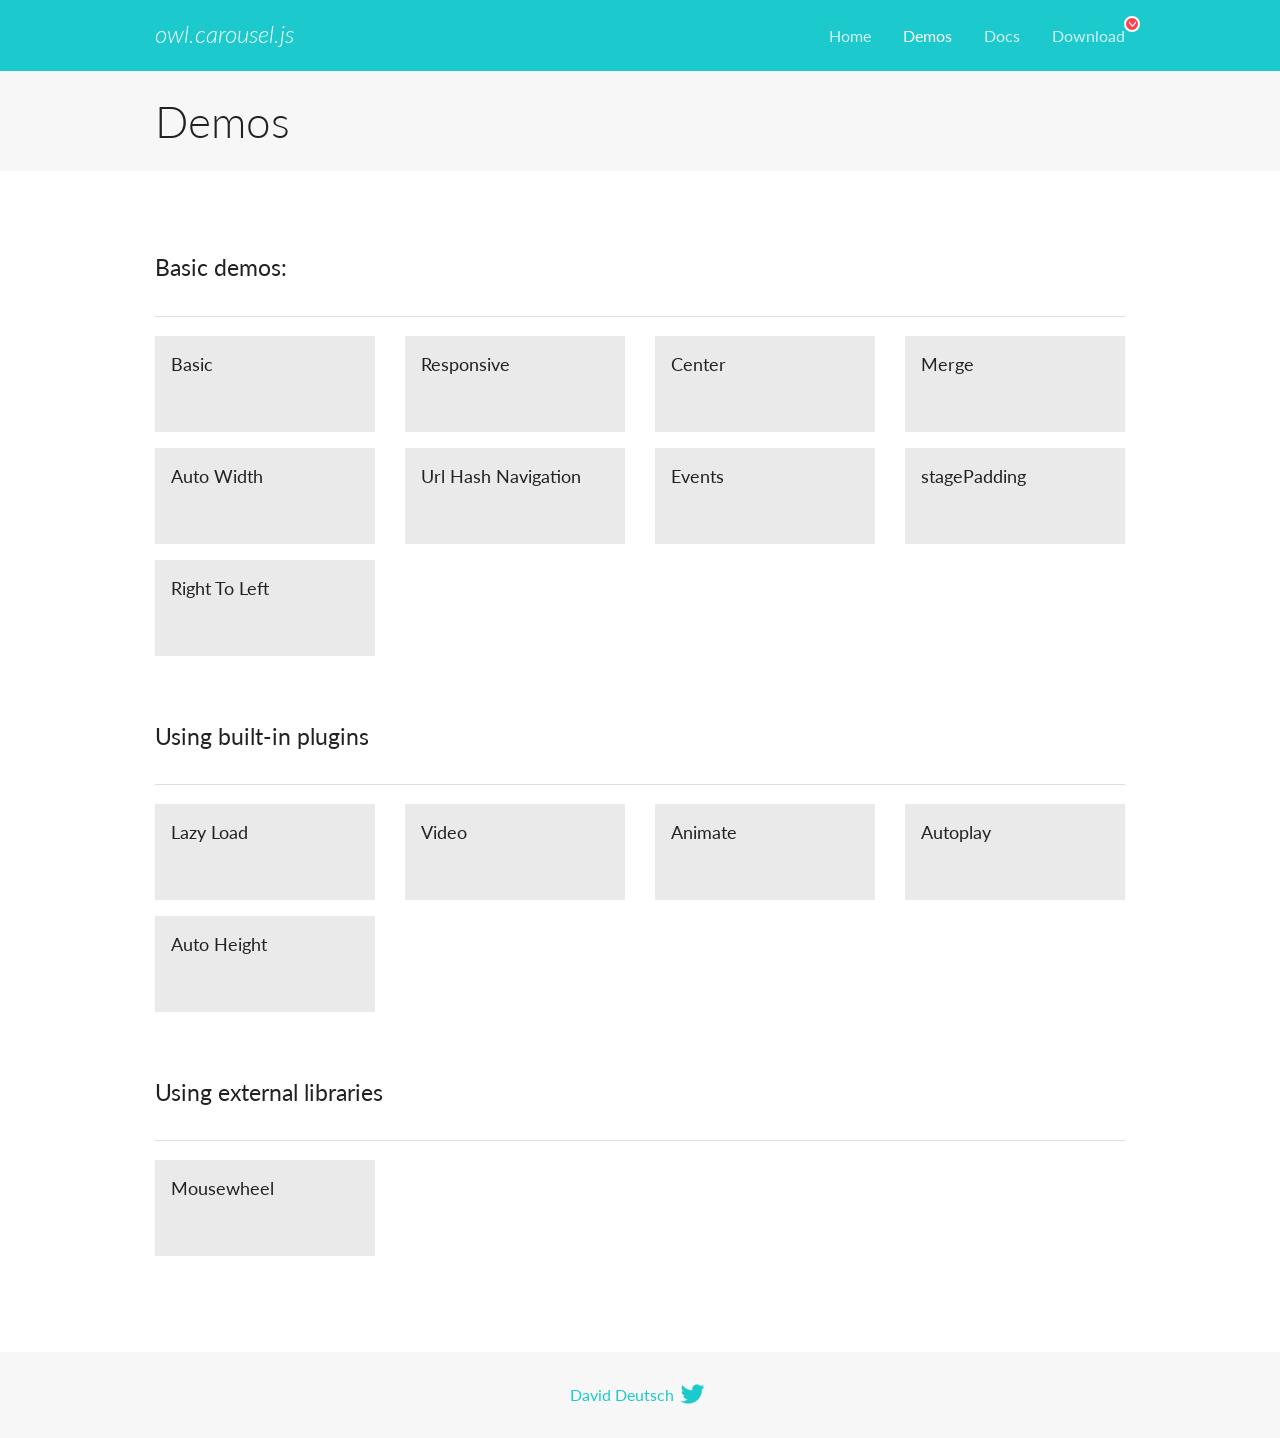
<file: OwlCarousel2-2.3.4/docs/demos/demos.html>
<!DOCTYPE html>
<html lang="en">
  <head>

    <!-- head -->
    <meta charset="utf-8">
    <meta name="msapplication-tap-highlight" content="no" />
    <meta name="viewport" content="width=device-width, initial-scale=1.0" />
    <meta name="description" content="A list of Owl Carousel examples.">
    <meta name="author" content="David Deutsch">
    <title>
      Demos | Owl Carousel | 2.3.4
    </title>

    <!-- Stylesheets -->
    <link href='https://fonts.googleapis.com/css?family=Lato:300,400,700,400italic,300italic' rel='stylesheet' type='text/css'>
    <link rel="stylesheet" href="../assets/css/docs.theme.min.css">

    <!-- Owl Stylesheets -->
    <link rel="stylesheet" href="../assets/owlcarousel/assets/owl.carousel.min.css">
    <link rel="stylesheet" href="../assets/owlcarousel/assets/owl.theme.default.min.css">

    <!-- HTML5 shim and Respond.js IE8 support of HTML5 elements and media queries -->

    <!--[if lt IE 9]>
      <script src="https://oss.maxcdn.com/libs/html5shiv/3.7.0/html5shiv.js"></script>
      <script src="https://oss.maxcdn.com/libs/respond.js/1.3.0/respond.min.js"></script>
    <![endif]-->

    <!-- Favicons -->
    <link rel="apple-touch-icon-precomposed" sizes="144x144" href="../assets/ico/apple-touch-icon-144-precomposed.png">
    <link rel="shortcut icon" href="../assets/ico/favicon.png">
    <link rel="shortcut icon" href="favicon.ico">

    <!-- Yeah i know js should not be in header. Its required for demos.-->

    <!-- javascript -->
    <script src="../assets/vendors/jquery.min.js"></script>
    <script src="../assets/owlcarousel/owl.carousel.js"></script>
  </head>
  <body>

    <!-- header -->
    <header class="header">
      <div class="row">
        <div class="large-12 columns">
          <div class="brand left">
            <h3>
              <a href="/OwlCarousel2/">owl.carousel.js</a> 
            </h3>
          </div>
          <a id="toggle-nav" class="right">
            <span></span> <span></span> <span></span> 
          </a> 
          <div class="nav-bar">
            <ul class="clearfix">
              <li> <a href="/OwlCarousel2/index.html">Home</a>  </li>
              <li class="active">
                <a href="/OwlCarousel2/demos/demos.html">Demos</a> 
              </li>
              <li> <a href="/OwlCarousel2/docs/started-welcome.html">Docs</a>  </li>
              <li>
                <a href="https://github.com/OwlCarousel2/OwlCarousel2/archive/2.3.4.zip">Download</a> 
                <span class="download"></span> 
              </li>
            </ul>
          </div>
        </div>
      </div>
    </header>

    <!-- title -->
    <section class="title">
      <div class="row">
        <div class="large-12 columns">
          <h1>Demos</h1>
        </div>
      </div>
    </section>

    <!--  Demos -->
    <section id="demos">
      <div class="row">
        <div class="large-12 columns">
          <h4 id="basic-demos-">Basic demos:</h4>
          <hr>
          <div class="demo-list">
            <div class="row">
              <div class="small-6 medium-4 large-3 columns">
                <a href="basic.html" class="demo-block">
                  <h5>Basic </h5>
                </a> 
              </div>
              <div class="small-6 medium-4 large-3 columns">
                <a href="responsive.html" class="demo-block">
                  <h5>Responsive </h5>
                </a> 
              </div>
              <div class="small-6 medium-4 large-3 columns">
                <a href="center.html" class="demo-block">
                  <h5>Center </h5>
                </a> 
              </div>
              <div class="small-6 medium-4 large-3 columns">
                <a href="merge.html" class="demo-block">
                  <h5>Merge </h5>
                </a> 
              </div>
              <div class="small-6 medium-4 large-3 columns">
                <a href="autowidth.html" class="demo-block">
                  <h5>Auto Width </h5>
                </a> 
              </div>
              <div class="small-6 medium-4 large-3 columns">
                <a href="urlhashnav.html" class="demo-block">
                  <h5>Url Hash Navigation </h5>
                </a> 
              </div>
              <div class="small-6 medium-4 large-3 columns">
                <a href="events.html" class="demo-block">
                  <h5>Events </h5>
                </a> 
              </div>
              <div class="small-6 medium-4 large-3 columns">
                <a href="stagepadding.html" class="demo-block">
                  <h5>stagePadding </h5>
                </a> 
              </div>
              <div class="small-6 medium-4 large-3 columns">
                <a href="rtl.html" class="demo-block">
                  <h5>Right To Left </h5>
                </a> 
              </div>
            </div>
          </div>
          <h4 id="using-built-in-plugins">Using built-in plugins</h4>
          <hr>
          <div class="demo-list">
            <div class="row">
              <div class="small-6 medium-4 large-3 columns">
                <a href="lazyLoad.html" class="demo-block">
                  <h5>Lazy Load </h5>
                </a> 
              </div>
              <div class="small-6 medium-4 large-3 columns">
                <a href="video.html" class="demo-block">
                  <h5>Video </h5>
                </a> 
              </div>
              <div class="small-6 medium-4 large-3 columns">
                <a href="animate.html" class="demo-block">
                  <h5>Animate </h5>
                </a> 
              </div>
              <div class="small-6 medium-4 large-3 columns">
                <a href="autoplay.html" class="demo-block">
                  <h5>Autoplay </h5>
                </a> 
              </div>
              <div class="small-6 medium-4 large-3 columns">
                <a href="autoheight.html" class="demo-block">
                  <h5>Auto Height </h5>
                </a> 
              </div>
            </div>
          </div>
          <h4 id="using-external-libraries">Using external libraries</h4>
          <hr>
          <div class="demo-list">
            <div class="row">
              <div class="small-6 medium-4 large-3 columns">
                <a href="mousewheel.html" class="demo-block">
                  <h5>Mousewheel </h5>
                </a> 
              </div>
            </div>
          </div>
        </div>
      </div>
    </section>

    <!-- footer -->
    <footer class="footer">
      <div class="row">
        <div class="large-12 columns">
          <h5>
            <a href="/OwlCarousel2/docs/support-contact.html">David Deutsch</a> 
            <a id="custom-tweet-button" href="https://twitter.com/share?url=https://github.com/OwlCarousel2/OwlCarousel2&text=Owl Carousel - This is so awesome! " target="_blank"></a> 
          </h5>
        </div>
      </div>
    </footer>

    <!-- vendors -->
    <script src="../assets/vendors/highlight.js"></script>
    <script src="../assets/js/app.js"></script>
  </body>
</html>
</file>
<file: css/index_style.css>
img {
    max-width: 100%;
}

body
{
    font-family: 'Cairo', sans-serif;
    margin: 0px;
    padding: 0px;   
    
}

/* start framwork*/

.head-line
{
    border-top: 2px solid #3AADE6;
    width: 6%;
    padding-top: 1rem;
    margin: 0 auto;
    margin-bottom: 2rem;
}


/* End framwork*/





/* start navbar */

.navbar .logo
{
    max-width: 100%;
    height: 90px;
    width: 200px;
    
}

/* End navbar */


/* Start header */

.header
{
    
    padding: 100px 0px;
    background: url(../imgs/header-side.jpg) left center no-repeat;
    background-size: contain;
}


.header-side
{

}



.header h2
{
    font-size: 45px;
    text-align: right;
    margin-top: 120px;;
    
    
    
}


@media(max-width:600){
    .header .header-img
    {
        display: hidden;
    }
}

.header .header-img
{
    width: 100%;
}

@media (max-width:750px)
{
    .header .header-img
    {
        display: none;
        
    }
}


/* End header */



/* Start who we are */ 

#who-we-are{
    margin-top: 0px;
    position: relative;
}

 h2
{
    text-align: center;
    font-size: 40px;
    margin-bottom: 33px;
    
}





/*
h3:after
{
    content: "";
    background-color: #339AF0;
    width: 110px;
    height: 1px;
    position: absolute;
    top: 70px;
    right: 47%;
    text-align: center;    
        
}
*/
.we
{
    
    margin-top: 90px;
    margin-right: 15px;
    font-size: 25px;
    text-align: right;
    
    
}

#who-we-are img 
{
    width: 80%;
    background-size: cover;
    float: right;
}
/*who we are */


/* Start we-present */


#we-offer
{
    background-image: url(../imgs/we-offer.png);
    background-position: center;
    background-repeat: no-repeat;
    background-size: cover;
    margin: 25px 0px;
    padding: 25px 15px;
}

.service-control
{
    margin: auto;
    width: 50% !important;
    
}

.control-title
{
    text-align: center;
    color: #3AADE6;
    font-size: 21px;
}



.owl-carousel button span 
{
    font-size: 40px;
    margin-left: 15px;
}

.owl-carousel button span:focus
{
    outline: 0px;
}




/* End We-present */





/* Start our-work */


.our-work
{
    background-color: #EEEEEE;
    padding: 50px 0px;
}


.we-work
{
    text-align: center;
    font-size: 45px;
    margin: 40px 0px;
}

.card
{
    
    border-radius: 7%;
    margin: 20px 5px;
}

.card img
{
    max-width: 100%;
    padding: 0px;
}
.card .img-thumbnail
{
    border-radius: 7%;
}

.card p
{
    text-align: center;
    font-size: 22px;
}

.center
{
    text-align: center;
    cursor: pointer;
    
}


.center .edit
{
    padding: 10px 80px;
    border-radius: 50px;
    background-color: #233142;
    color: #FFF;
    box-shadow: 5px 5px 15px #888888;
    font-size: 35px;
}




/* End our-work */


/* Start artical */

.artical
{
    padding: 20px 0px;
    
}

.artical .cycle
{
    border-radius: 50px;
    padding: 20px 0;
    overflow: hidden;
}


.artical .float
{
    float: left;
}


.float .num
{
    font-size: 25px;
    opacity: .5;
}

.float .views
{
    display: inline-block;
}

/* End artical */



/* start our-client */
.our-client
{
    background-image: url(../imgs/our-client-bg.jpg);
    background-repeat: no-repeat;
    background-size: cover;
    background-position: bottom;
    padding: 80px 0;
}

.slikslider
{
    display: inline-block;
    text-align: center;
}

.slikslider img
{
    max-width: 50%;
    margin-left: 90px;
    
}


.buttons
{
    margin: auto;
    margin-top: 70px;
    margin-left: 100px;
    text-align: center;
}

.buttons i
{
    cursor: pointer;
    margin-right: 30px;
}

.owl-theme .owl-nav [class*=owl-]:hover {
    background: none;
}

/* End our-client */



/* start footer */



#footer
{
    background-image: url(../imgs/footer.jpg);
    background-size: cover;
    background-repeat: no-repeat;
    background-position: bottom;
    padding-bottom: 5rem;
    padding-top: 5rem;
    overflow: hidden;
}


.control
{
    float: right;   
}

.responsive-behavior
{
    box-sizing: border-box;
    text-align: right;
    margin-bottom: 15px;
    
}

.display
{
    display: inline-block;
    color: #FFF;
}

.text
{
    margin: 20px 0px;
}

.place
{
    color: #FFF;
    text-align: right;
    margin: 10px 0;
    padding: 10px 5px;
}

.social
{
    text-align: right;
    margin-top: 35px;
}

.social i
{
    
    color: #FFF;
    font-size: 30px;
    margin-right: 5px;
    padding: 0px 10px;
    text-align: right;
}

.photo
{
    text-align: right;
}


#footer-photo
{
    max-width: 40%;

}

/* end footer  */


/* start page service */

.vertical-line
{
    border-right: 5px solid #3AADE6;
    height: 50px;
    margin: 10px 30px 0px;  
}

.article-head
{
    margin-right: 8px;
    padding: 10px;
    float: right;
}

.artical-div
{
    box-shadow: 5px 5px 15px #8888;
    margin: 0px auto;
    width: 80%;
    background-color: #FFF;
    padding: 50px;
    border-radius: 2%;
    margin-bottom: 30px;
    text-align: center;
}

.article-img
{
    box-shadow: 5px 5px 15px #E2E2E2;
    width: 60%;
    border-radius: 4%;
    
    
}

.artical-div p
{
    margin: 10px 0px;
    font-size: 120%;
    color: #233142;
    text-align: center;
    line-height: 2.5;
    text-align: right;
}

.artical-div h3
{
    text-align: center;
}

/* end page service */



/* Start page project */



.pagination
{
    padding: 2rem;
    font-size: larger;
    justify-content: center;

}



/* End page project



/* Start APPONE */

.project-img
{
    width: 80%;
    margin-left: auto;
    margin-right: auto;
    display: block;
}

.datalis-project
{
    margin-top: 50px;
    background-image: url(../imgs/details-bg.png);
}

.datalis
{
    text-align: center;
    color: #FFFF;
    padding: 70px 5px;
    font-size: 20px;
    
}



.card-carousel {
  display: flex;
  align-items: center;
  justify-content: center;
  position: relative;
}

.card-carousel .my-card {
  height: 20rem;
  width: 12rem;
  position: relative;
  z-index: 1;
  -webkit-transform: scale(0.6) translateY(-2rem);
  transform: scale(0.6) translateY(-2rem);
  opacity: 0;
  cursor: pointer;
  pointer-events: none;
  transition: 1s;
}

.card-carousel .my-card:after {
  content: '';
  position: absolute;
  height: 2px;
  width: 100%;
  border-radius: 100%;
  background-color: rgba(0,0,0,0.3);
  bottom: -5rem;
  -webkit-filter: blur(4px);
  filter: blur(4px);
}

.card-carousel .my-card.active {
  z-index: 3;
  -webkit-transform: scale(1) translateY(0) translateX(0);
  transform: scale(1) translateY(0) translateX(0);
  opacity: 1;
  pointer-events: auto;
  transition: 1s;
}

.card-carousel .my-card.prev, .card-carousel .my-card.next {
  z-index: 2;
  -webkit-transform: scale(0.8) translateY(-1rem) translateX(0);
  transform: scale(0.8) translateY(-1rem) translateX(0);
  opacity: 0.6;
  pointer-events: auto;
  transition: 1s;
}

.card-carousel .my-card:nth-child(0):before {
  content: '0';
  position: absolute;
  top: 50%;
  left: 50%;
  -webkit-transform: translateX(-50%) translateY(-50%);
  transform: translateX(-50%) translateY(-50%);
  font-size: 3rem;
  font-weight: 300;
  color: #fff;
}

.card-carousel .my-card:nth-child(1):before {
  content: '1';
  position: absolute;
  top: 50%;
  left: 50%;
  -webkit-transform: translateX(-50%) translateY(-50%);
  transform: translateX(-50%) translateY(-50%);
  font-size: 3rem;
  font-weight: 300;
  color: #fff;
}

.card-carousel .my-card:nth-child(2):before {
  content: '2';
  position: absolute;
  top: 50%;
  left: 50%;
  -webkit-transform: translateX(-50%) translateY(-50%);
  transform: translateX(-50%) translateY(-50%);
  font-size: 3rem;
  font-weight: 300;
  color: #fff;
}

.card-carousel .my-card:nth-child(3):before {
  content: '3';
  position: absolute;
  top: 50%;
  left: 50%;
  -webkit-transform: translateX(-50%) translateY(-50%);
  transform: translateX(-50%) translateY(-50%);
  font-size: 3rem;
  font-weight: 300;
  color: #fff;
}

.card-carousel .my-card:nth-child(4):before {
  content: '4';
  position: absolute;
  top: 50%;
  left: 50%;
  -webkit-transform: translateX(-50%) translateY(-50%);
  transform: translateX(-50%) translateY(-50%);
  font-size: 3rem;
  font-weight: 300;
  color: #fff;
}

.card-carousel
{
    margin-left: 150px;
}




/* End aPPONE */
</file>
<file: WOW-master/css/site.css>
h1 {
  font-size:     72px;
  line-height:   1.5;
  color: #2c3e50;
  font-weight:   100;
}

#container {
  width:  980px;
  margin: 0 auto;
}

section {
  height: 300px;
  margin: 60px 0;
}

.section--purple {
  background-color: #9b59b6;
}

.section--blue {
  background-color: #3498db;
}

.section--green {
  background-color: #2ecc71;
}

#main {
  text-align: center;
}

#more {
  margin: 20px auto 48px;
}
</file>
